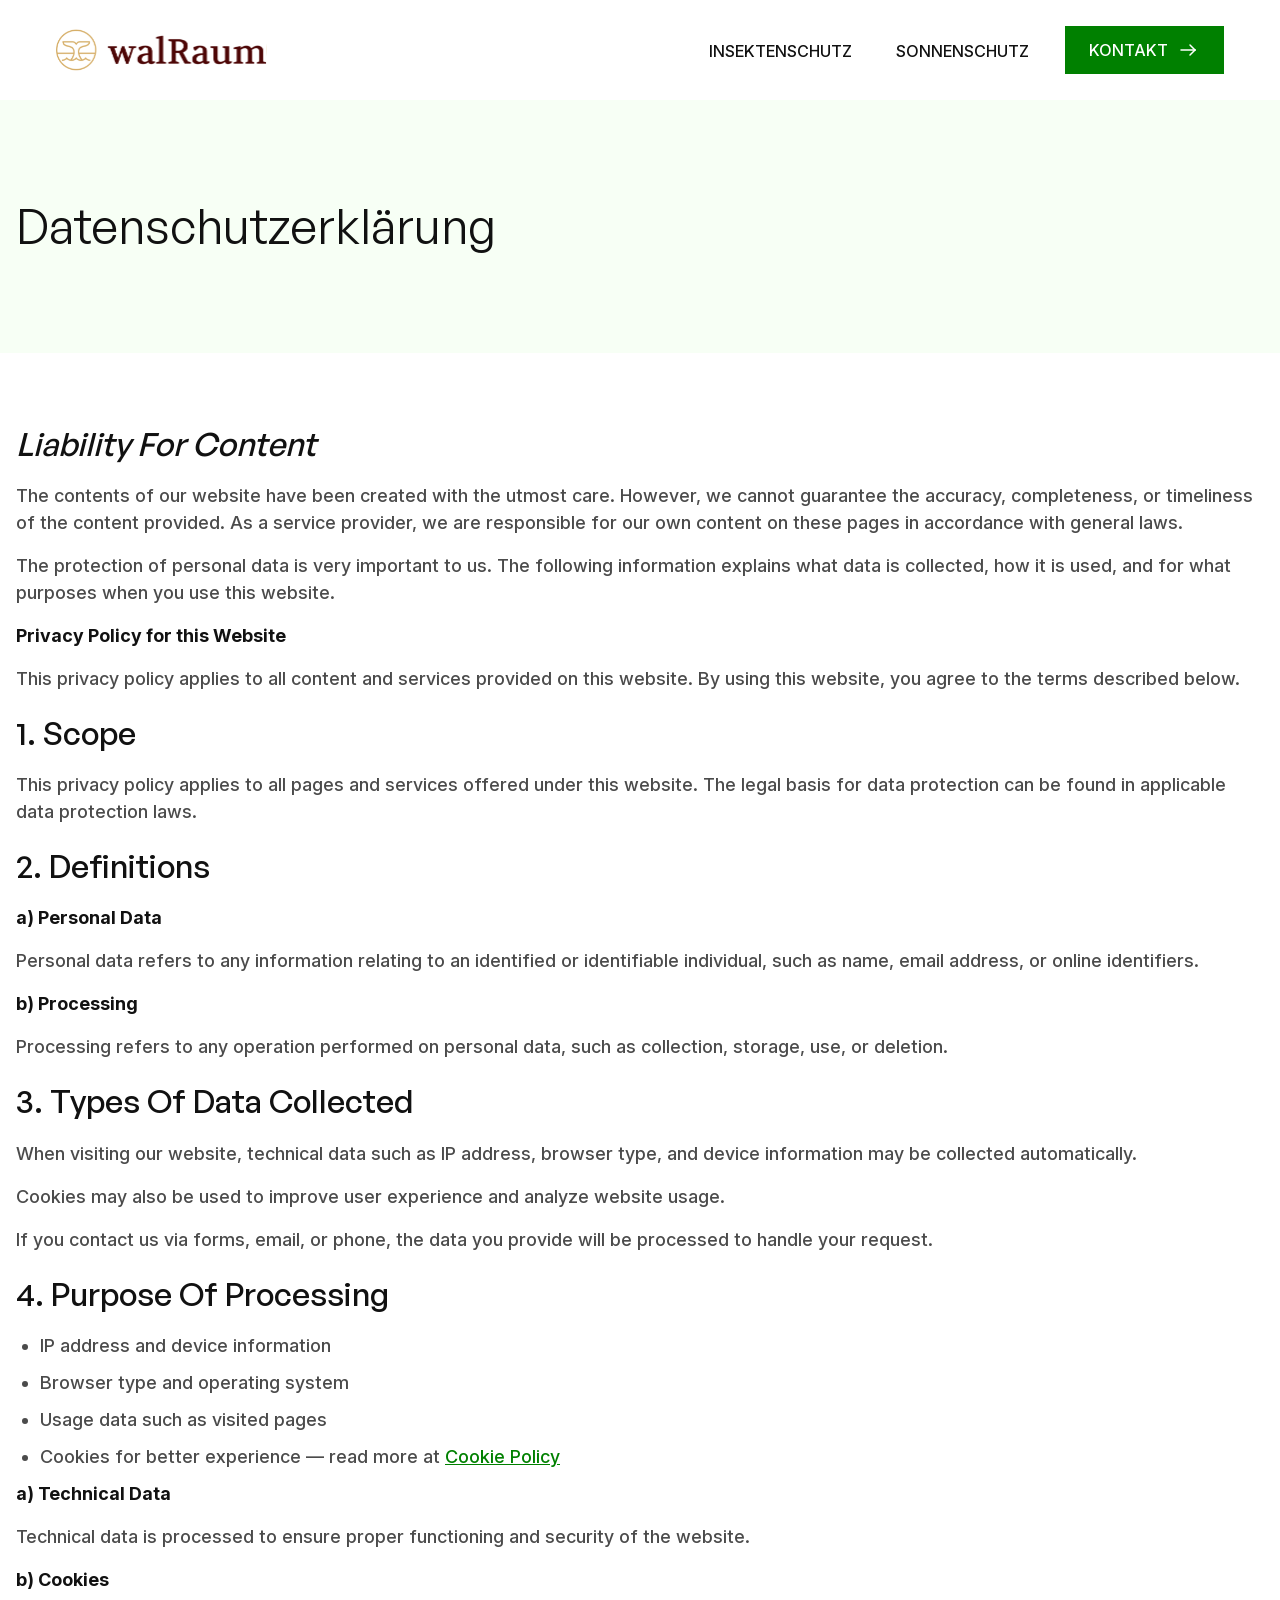
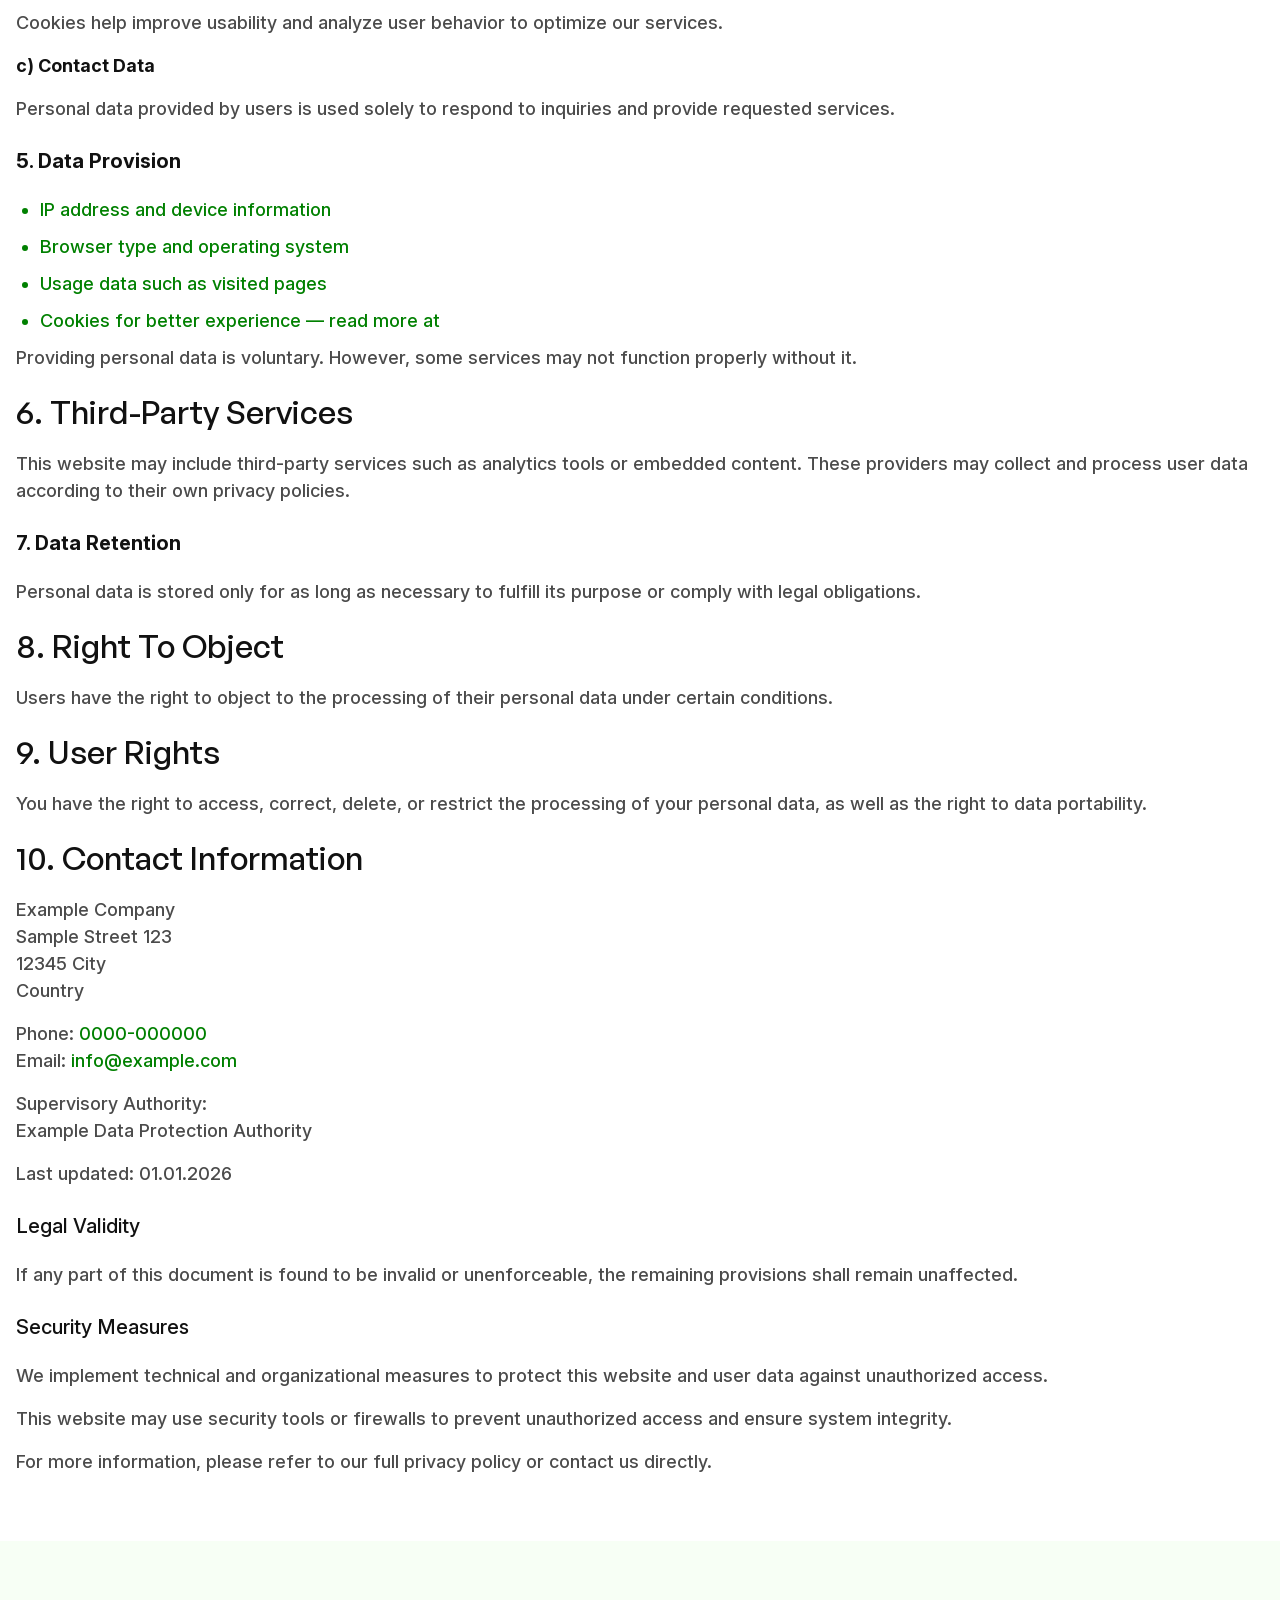
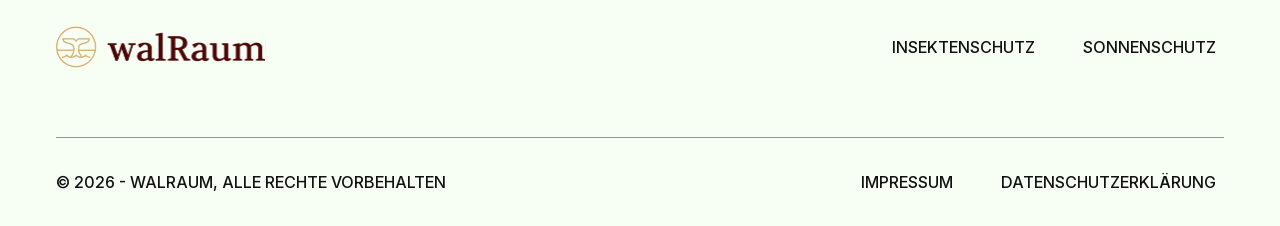
<file: Datenschutzerklärung.html>
<!doctype html>
<html lang="en">
    <head>
        <meta charset="utf-8">
        <meta name="viewport" content="width=device-width,initial-scale=1">
        <title>Walraum Datenschutzerklärung Page</title>
        <link rel="stylesheet" href="./assets/css/output.css">
        <link rel="icon" href="./assets/images/favicon-light.svg">
    </head>
    <body>
        <a href="#mainContent" id="skiplink" class="btn-primary fixed top-0 left-0 z-40 px-8! py-8! text-[14px]!">Skip to content</a>
        <!-- HEADER -->
        <header class="header py-24 fixed w-full top-0 left-0 z-30">
            <div class="container">
                <div class="inner flex justify-between gap-32 items-center">
                    <a href="./index.html" aria-label="walraum homepage" class="relative">
                        <img src="./assets/images/header-logo.svg" alt="walraum logo image" class="white-logo">
                        <img src="./assets/images/header-color-logo.svg" alt="walraum colored logo image" class="color-logo absolute inset-0 opacity-0 invisible">
                    </a>
                    <div id="mainMenu" class="flex justify-center items-center gap-12 md:gap-28">
                        <div id="menuBtn" class="lg:hidden w-35 h-35 border border-(--text-primary) flex flex-col justify-center items-center cursor-pointer">
                            <span class="line line-1 w-25 h-2 bg-(--text-primary) my-2"></span>
                            <span class="line line-2 w-25 h-2 bg-(--text-primary) my-2"></span>
                            <span class="line line-3 w-25 h-2 bg-(--text-primary) my-2"></span>
                        </div>
                        <nav>
                            <ul>
                                <li>
                                    <a href="./Insektenschutz.html" role="link">Insektenschutz</a>
                                </li>
                                <li>
                                    <a href="./Sonnenschutz.html" role="link">Sonnenschutz</a>
                                </li>
                            </ul>
                        </nav>
                        <!-- button -->
                        <a href="#" role="button" class="btn-primary hidden! sm:flex!">
                            <span>Kontakt</span>
                            <img src="./assets/images/Arrow.svg" alt="white arrow svg" role="img">
                        </a>
                        <a
                            href="#"
                            role="button"
                            class="btn-primary block! sm:hidden! py-8! px-8!"
                            aria-label="Kontakt Seite öffnen"
                        >
                            <svg
                                xmlns="http://www.w3.org/2000/svg"
                                version="1.1"
                                xmlns:xlink="http://www.w3.org/1999/xlink"
                                width="20"
                                height="20"
                                x="0"
                                y="0"
                                viewBox="0 0 100 100"
                                style="enable-background:new 0 0 512 512"
                                xml:space="preserve"
                                class=""
                            >
                                <g>
                                    <path
                                        d="M80.002 63.655c-4.922-3.39-11.718-1.984-15.067 3.054l-3.54 5.623c-.77 1.172-2.556 1.65-3.844.92-12.648-7.383-23.213-17.423-31.188-29.775-.825-1.277-.486-2.952.752-3.893l5.418-3.924c4.916-3.493 5.843-10.304 2.233-15.18L24.723 7.014c-3.06-4.023-9.05-4.45-12.487-.812C-1.048 20.211-4.83 42.283 27.688 73.293c32.477 30.894 54.338 26.045 67.545 12.192 3.553-3.678 2.814-9.662-1.405-12.511z"
                                        fill="#ffffff"
                                        opacity="1"
                                        data-original="#ffffff"
                                        class=""
                                    ></path>
                                </g>
                            </svg>
                        </a>
                    </div>
                </div>
            </div>
        </header>
        <main id="mainContent" tabindex="-1">
            <section class="impressum sec-page-title">
                <div class="container">
                    <h1>Datenschutzerklärung</h1>
                </div>
            </section>
            <section class="sec-page-content">
                <div class="container">
                    <h2 class="wp-block-heading">
                        <em>Liability for Content</em>
                    </h2>
                    <p>
                        The contents of our website have been created with the utmost care. However, we cannot guarantee the accuracy, completeness, or timeliness of the content provided. As a service provider, we are responsible for our own content on these pages in accordance with general laws.
                    </p>
                    <p>
                        The protection of personal data is very important to us. The following information explains what data is collected, how it is used, and for what purposes when you use this website.
                    </p>
                    <p>
                        <strong>Privacy Policy for this Website</strong>
                    </p>
                    <p>
                        This privacy policy applies to all content and services provided on this website. By using this website, you agree to the terms described below.
                    </p>
                    <h2 class="wp-block-heading">
                        <strong>1. Scope</strong>
                    </h2>
                    <p>
                        This privacy policy applies to all pages and services offered under this website. The legal basis for data protection can be found in applicable data protection laws.
                    </p>
                    <h2 class="wp-block-heading">
                        <strong>2. Definitions</strong>
                    </h2>
                    <p>
                        <strong>a) Personal Data</strong>
                    </p>
                    <p>
                        Personal data refers to any information relating to an identified or identifiable individual, such as name, email address, or online identifiers.
                    </p>
                    <p>
                        <strong>b) Processing</strong>
                    </p>
                    <p>
                        Processing refers to any operation performed on personal data, such as collection, storage, use, or deletion.
                    </p>
                    <h2 class="wp-block-heading">
                        <strong>3. Types of Data Collected</strong>
                    </h2>
                    <p>
                        When visiting our website, technical data such as IP address, browser type, and device information may be collected automatically.
                    </p>
                    <p>
                        Cookies may also be used to improve user experience and analyze website usage.
                    </p>
                    <p>
                        If you contact us via forms, email, or phone, the data you provide will be processed to handle your request.
                    </p>
                    <h2 class="wp-block-heading">
                        <strong>4. Purpose of Processing</strong>
                    </h2>
             
                    <ul class="wp-block-list">
                    <li>IP address and device information</li>
                    <li>Browser type and operating system</li>
                    <li>Usage data such as visited pages</li>
                    <li>
                        Cookies for better experience — read more at 
                        <a href="#" class="underline">Cookie Policy</a>
                    </li>
                    </ul>
                    <p>
                        <strong>a) Technical Data</strong>
                    </p>
                    <p>
                        Technical data is processed to ensure proper functioning and security of the website.
                    </p>
                    <p>
                        <strong>b) Cookies</strong>
                    </p>
                    <p>
                        Cookies help improve usability and analyze user behavior to optimize our services.
                    </p>
                    <p>
                        <strong>c) Contact Data</strong>
                    </p>
                    <p>
                        Personal data provided by users is used solely to respond to inquiries and provide requested services.
                    </p>
                    <h3 class="wp-block-heading">
                        <strong>5. Data Provision</strong>
                    </h3>
                        <ul class="wp-block-list list-dec">
                            <li><a href="#">IP address and device information</a></li>
                            <li><a href="#">Browser type and operating system</a></li>
                            <li><a href="#">Usage data such as visited pages</a></li>
                            <li><a href="#">Cookies for better experience — read more at</a>
                        </li>
                    </ul>
                    <p>
                        Providing personal data is voluntary. However, some services may not function properly without it.
                    </p>
                    <h2 class="wp-block-heading">
                        <strong>6. Third-Party Services</strong>
                    </h2>
                    <p>
                        This website may include third-party services such as analytics tools or embedded content. These providers may collect and process user data according to their own privacy policies.
                    </p>
                    <h4 class="wp-block-heading">
                        <strong>7. Data Retention</strong>
                    </h4>
                    <p>
                        Personal data is stored only for as long as necessary to fulfill its purpose or comply with legal obligations.
                    </p>
                    <h2 class="wp-block-heading">
                        <strong>8. Right to Object</strong>
                    </h2>
                    <p>
                        Users have the right to object to the processing of their personal data under certain conditions.
                    </p>
                    <h2 class="wp-block-heading">
                        <strong>9. User Rights</strong>
                    </h2>
                    <p>
                        You have the right to access, correct, delete, or restrict the processing of your personal data, as well as the right to data portability.
                    </p>
                    <h2 class="wp-block-heading">
                        <strong>10. Contact Information</strong>
                    </h2>
                    <p>
                        Example Company
                        <br>
                        Sample Street 123
                        <br>
                        12345 City
                        <br>
                        Country
                    </p>
                    <p>
                        Phone:
                        <a href="tel:0000000000">0000-000000</a>
                        <br>
                        Email:
                        <a href="mailto:info@example.com">info@example.com</a>
                    </p>
                    <p>
                        Supervisory Authority:
                        <br>
                        Example Data Protection Authority
                    </p>
                    <p>Last updated: 01.01.2026</p>
                    <h3 class="wp-block-heading">Legal Validity</h3>
                    <p>
                        If any part of this document is found to be invalid or unenforceable, the remaining provisions shall remain unaffected.
                    </p>
                    <h3 class="wp-block-heading">Security Measures</h3>
                    <p>
                        We implement technical and organizational measures to protect this website and user data against unauthorized access.
                    </p>
                    <p>
                        This website may use security tools or firewalls to prevent unauthorized access and ensure system integrity.
                    </p>
                    <p>
                        For more information, please refer to our full privacy policy or contact us directly.
                    </p>
                </div>
            </section>
        </main>
        <footer class="bg-(--light-green)">
            <div class="container">
                <div class="footer-top pt-50 lg:pt-80 pb-40 lg:pb-64 flex justify-between items-center gap-20 flex-col lg:flex-row">
                    <a href="#" role="link">
                        <img
                            src="./assets/images/header-color-logo.svg"
                            alt="footer logo icon"
                            role="img"
                            class="w-210"
                        >
                    </a>
                    <div class="[&_ul]:flex [&_ul]:justify-center [&_ul]:items-center [&_ul]:gap-6 xsm:[&_ul]:gap-16 xlg:[&_ul]:gap-32 xsm:[&_ul>li]:p-8 [&_ul>li]:text-p [&_ul>li]:font-medium [&_ul>li]:uppercase [&_ul]:flex-col xsm:[&_ul]:flex-row [&_ul>li>a]:tracking-[6%] [&_ul>li>a]:transition-all [&_ul>li>a]:duration-300 [&_ul>li>a]:ease-in-out [&_ul>li>a]:hover:text-(--button-bg) [&_ul>li>a]:active:text-(--button-bg) [&_ul>li>a]:focus-within:text-(--button-bg)">
                        <ul>
                            <li>
                                <a href="#" role="link"> Insektenschutz</a>
                            </li>
                            <li>
                                <a href="#" role="link"> Sonnenschutz</a>
                            </li>
                        </ul>
                    </div>
                </div>
                <!-- copyright -->
                <div class="copyright flex justify-center lg:justify-between items-center gap-10 lg:gap-16 border-t-[1.5px] border-t-[#939393] py-12 lg:py-24 lg:flex-row flex-col">
                    <div class="text-p font-medium text-(--primary) uppercase  text-center lg:text-left">
                        <p>© 2026 - walraum, Alle Rechte vorbehalten</p>
                    </div>
                    <div class="[&_ul]:flex [&_ul]:justify-center [&_ul]:items-center [&_ul]:gap-6 xsm:[&_ul]:gap-16 xlg:[&_ul]:gap-32 xsm:[&_ul>li]:p-8 [&_ul>li]:text-p [&_ul>li]:font-medium [&_ul>li]:uppercase [&_ul]:flex-col xsm:[&_ul]:flex-row [&_ul>li>a]:tracking-[6%] [&_ul>li>a]:transition-all [&_ul>li>a]:duration-300 [&_ul>li>a]:ease-in-out [&_ul>li>a]:hover:text-(--button-bg) [&_ul>li>a]:active:text-(--button-bg) [&_ul>li>a]:focus-within:text-(--button-bg)">
                        <ul>
                            <li>
                                <a href="#" role="link"> Impressum</a>
                            </li>
                            <li>
                                <a href="#" role="link"> Datenschutzerklärung</a>
                            </li>
                        </ul>
                    </div>
                </div>
            </div>
        </footer>
        <button id="scrollTopBtn" class="fixed bottom-6 right-6 z-50 opacity-0 invisible 
         bg-(--button-bg) text-white w-42 h-42 rounded-full 
         flex items-center justify-center 
         transition-all duration-300">
            ↑
        </button>
        <!-- Script -->
        <script src="./assets/js/script.js"></script>
    </body>
</html>
</file>
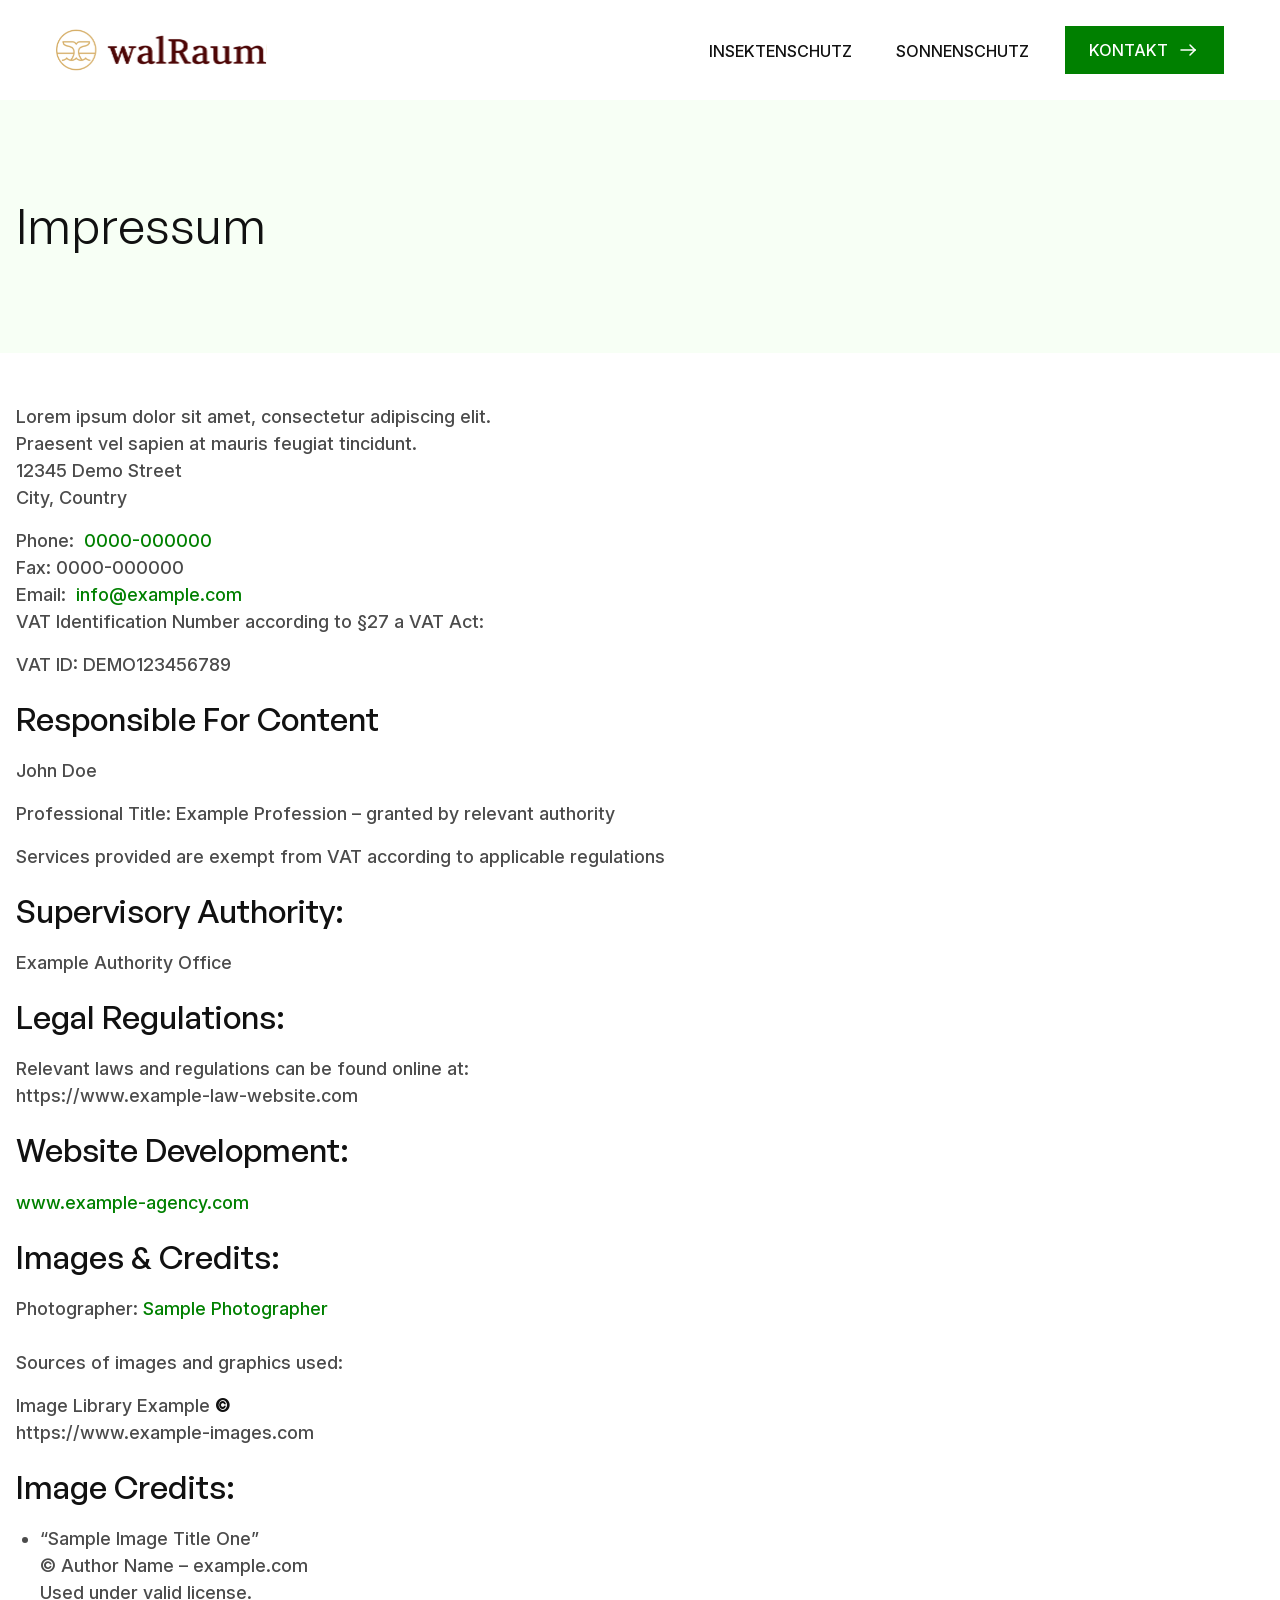
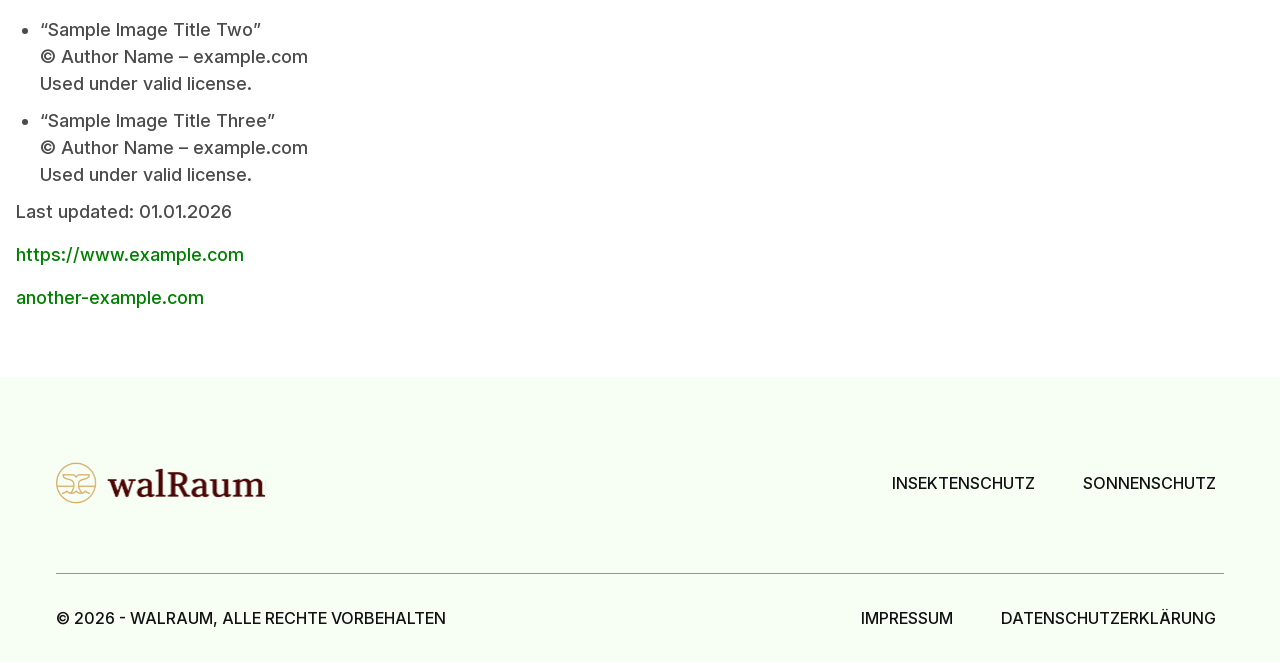
<file: impressum.html>
<!doctype html>
<html lang="en">
    <head>
        <meta charset="utf-8">
        <meta name="viewport" content="width=device-width,initial-scale=1">
        <title>Walraum Impressum Page</title>
        <link rel="stylesheet" href="./assets/css/output.css">
        <link rel="icon" href="./assets/images/favicon-light.svg">
    </head>
    <body>
        <a href="#mainContent" id="skiplink" class="btn-primary fixed top-0 left-0 z-40 px-8! py-8! text-[14px]!">Skip to content</a>
        <!-- HEADER -->
        <header class="header py-24 fixed w-full top-0 left-0 z-30">
            <div class="container">
                <div class="inner flex justify-between gap-32 items-center">
                    <a href="./index.html" aria-label="walraum homepage" class="relative">
                        <img src="./assets/images/header-logo.svg" alt="walraum logo image" class="white-logo">
                        <img src="./assets/images/header-color-logo.svg" alt="walraum colored logo image" class="color-logo absolute inset-0 opacity-0 invisible">
                    </a>
                    <div id="mainMenu" class="flex justify-center items-center gap-12 md:gap-28">
                        <div id="menuBtn" class="lg:hidden w-35 h-35 border border-(--text-primary) flex flex-col justify-center items-center cursor-pointer">
                            <span class="line line-1 w-25 h-2 bg-(--text-primary) my-2"></span>
                            <span class="line line-2 w-25 h-2 bg-(--text-primary) my-2"></span>
                            <span class="line line-3 w-25 h-2 bg-(--text-primary) my-2"></span>
                        </div>
                        <nav>
                            <ul>
                                <li>
                                    <a href="./Insektenschutz.html" role="link">Insektenschutz</a>
                                </li>
                                <li>
                                    <a href="./Sonnenschutz.html" role="link">Sonnenschutz</a>
                                </li>
                            </ul>
                        </nav>
                        <!-- button -->
                        <a href="#" role="button" class="btn-primary hidden! sm:flex!">
                            <span>Kontakt</span>
                            <img src="./assets/images/Arrow.svg" alt="white arrow svg" role="img">
                        </a>
                        <a
                            href="#"
                            role="button"
                            class="btn-primary block! sm:hidden! py-8! px-8!"
                            aria-label="Kontakt Seite öffnen"
                        >
                            <svg
                                xmlns="http://www.w3.org/2000/svg"
                                version="1.1"
                                xmlns:xlink="http://www.w3.org/1999/xlink"
                                width="20"
                                height="20"
                                x="0"
                                y="0"
                                viewBox="0 0 100 100"
                                style="enable-background:new 0 0 512 512"
                                xml:space="preserve"
                                class=""
                            >
                                <g>
                                    <path
                                        d="M80.002 63.655c-4.922-3.39-11.718-1.984-15.067 3.054l-3.54 5.623c-.77 1.172-2.556 1.65-3.844.92-12.648-7.383-23.213-17.423-31.188-29.775-.825-1.277-.486-2.952.752-3.893l5.418-3.924c4.916-3.493 5.843-10.304 2.233-15.18L24.723 7.014c-3.06-4.023-9.05-4.45-12.487-.812C-1.048 20.211-4.83 42.283 27.688 73.293c32.477 30.894 54.338 26.045 67.545 12.192 3.553-3.678 2.814-9.662-1.405-12.511z"
                                        fill="#ffffff"
                                        opacity="1"
                                        data-original="#ffffff"
                                        class=""
                                    ></path>
                                </g>
                            </svg>
                        </a>
                    </div>
                </div>
            </div>
        </header>
        <main id="mainContent" tabindex="-1">
            <section class="impressum sec-page-title">
                <div class="container">
                    <h1>Impressum</h1>
                </div>
            </section>
            <section class="sec-page-content">
                <div class="container">
                    <p>
                        Lorem ipsum dolor sit amet, consectetur adipiscing elit.
                        <br>
                        Praesent vel sapien at mauris feugiat tincidunt.
                        <br>
                        12345 Demo Street
                        <br>
                        City, Country
                    </p>
                    <p>
                        Phone:&nbsp;
                        <a href="tel:0000000000">0000-000000</a>
                        <br>
                        Fax: 0000-000000
                        <br>
                        Email:&nbsp;
                        <a href="mailto:info@example.com">info@example.com</a>
                        <br>
                        VAT Identification Number according to §27 a VAT Act:
                    </p>
                    <p>VAT ID: DEMO123456789</p>
                    <h2 class="wp-block-heading">Responsible for Content</h2>
                    <p>John Doe</p>
                    <p>Professional Title: Example Profession – granted by relevant authority</p>
                    <p>Services provided are exempt from VAT according to applicable regulations</p>
                    <h2 class="wp-block-heading">Supervisory Authority:</h2>
                    <p>Example Authority Office</p>
                    <h2 class="wp-block-heading">Legal Regulations:</h2>
                    <p>
                        Relevant laws and regulations can be found online at:
                        <br>
                        https://www.example-law-website.com
                    </p>
                    <h2 class="wp-block-heading">Website Development:</h2>
                    <p>
                        <a href="#" target="_blank" rel="noopener">www.example-agency.com</a>
                    </p>
                    <h2 class="wp-block-heading">Images & Credits:</h2>
                    <p>
                        Photographer:
                        <a href="#" target="_blank" rel="noopener">Sample Photographer</a>
                        <br>
                        <br>
                        Sources of images and graphics used:
                    </p>
                    <p>
                        Image Library Example
                        <strong>©</strong>
                        <br>
                        https://www.example-images.com
                    </p>
                    <h2 class="wp-block-heading">Image Credits:</h2>
                    <ul class="wp-block-list">
                        <li>
                            “Sample Image Title One”
                            <br>
                            © Author Name – example.com
                            <br>
                            Used under valid license.
                        </li>
                        <li>
                            “Sample Image Title Two”
                            <br>
                            © Author Name – example.com
                            <br>
                            Used under valid license.
                        </li>
                        <li>
                            “Sample Image Title Three”
                            <br>
                            © Author Name – example.com
                            <br>
                            Used under valid license.
                        </li>
                    </ul>
                    <p>Last updated: 01.01.2026</p>
                    <p>
                        <a href="#" target="_blank" rel="noopener">https://www.example.com</a>
                    </p>
                    <p>
                        <a href="#" target="_blank" rel="noopener">another-example.com</a>
                    </p>
                </div>
            </section>
        </main>
        <footer class="bg-(--light-green)">
            <div class="container">
                <div class="footer-top pt-50 lg:pt-80 pb-40 lg:pb-64 flex justify-between items-center gap-20 flex-col lg:flex-row">
                    <a href="#" role="link">
                        <img
                            src="./assets/images/header-color-logo.svg"
                            alt="footer logo icon"
                            role="img"
                            class="w-210"
                        >
                    </a>
                    <div class="[&_ul]:flex [&_ul]:justify-center [&_ul]:items-center [&_ul]:gap-6 xsm:[&_ul]:gap-16 xlg:[&_ul]:gap-32 xsm:[&_ul>li]:p-8 [&_ul>li]:text-p [&_ul>li]:font-medium [&_ul>li]:uppercase [&_ul]:flex-col xsm:[&_ul]:flex-row [&_ul>li>a]:tracking-[6%] [&_ul>li>a]:transition-all [&_ul>li>a]:duration-300 [&_ul>li>a]:ease-in-out [&_ul>li>a]:hover:text-(--button-bg) [&_ul>li>a]:active:text-(--button-bg) [&_ul>li>a]:focus-within:text-(--button-bg)">
                        <ul>
                            <li>
                                <a href="#" role="link"> Insektenschutz</a>
                            </li>
                            <li>
                                <a href="#" role="link"> Sonnenschutz</a>
                            </li>
                        </ul>
                    </div>
                </div>
                <!-- copyright -->
                <div class="copyright flex justify-center lg:justify-between items-center gap-10 lg:gap-16 border-t-[1.5px] border-t-[#939393] py-12 lg:py-24 lg:flex-row flex-col">
                    <div class="text-p font-medium text-(--primary) uppercase  text-center lg:text-left">
                        <p>© 2026 - walraum, Alle Rechte vorbehalten</p>
                    </div>
                    <div class="[&_ul]:flex [&_ul]:justify-center [&_ul]:items-center [&_ul]:gap-6 xsm:[&_ul]:gap-16 xlg:[&_ul]:gap-32 xsm:[&_ul>li]:p-8 [&_ul>li]:text-p [&_ul>li]:font-medium [&_ul>li]:uppercase [&_ul]:flex-col xsm:[&_ul]:flex-row [&_ul>li>a]:tracking-[6%] [&_ul>li>a]:transition-all [&_ul>li>a]:duration-300 [&_ul>li>a]:ease-in-out [&_ul>li>a]:hover:text-(--button-bg) [&_ul>li>a]:active:text-(--button-bg) [&_ul>li>a]:focus-within:text-(--button-bg)">
                        <ul>
                            <li>
                                <a href="#" role="link"> Impressum</a>
                            </li>
                            <li>
                                <a href="#" role="link"> Datenschutzerklärung</a>
                            </li>
                        </ul>
                    </div>
                </div>
            </div>
        </footer>
        <button id="scrollTopBtn" class="fixed bottom-6 right-6 z-50 opacity-0 invisible 
         bg-(--button-bg) text-white w-42 h-42 rounded-full 
         flex items-center justify-center 
         transition-all duration-300">
            ↑
        </button>
        <!-- Script -->
        <script src="./assets/js/script.js"></script>
    </body>
</html>
</file>
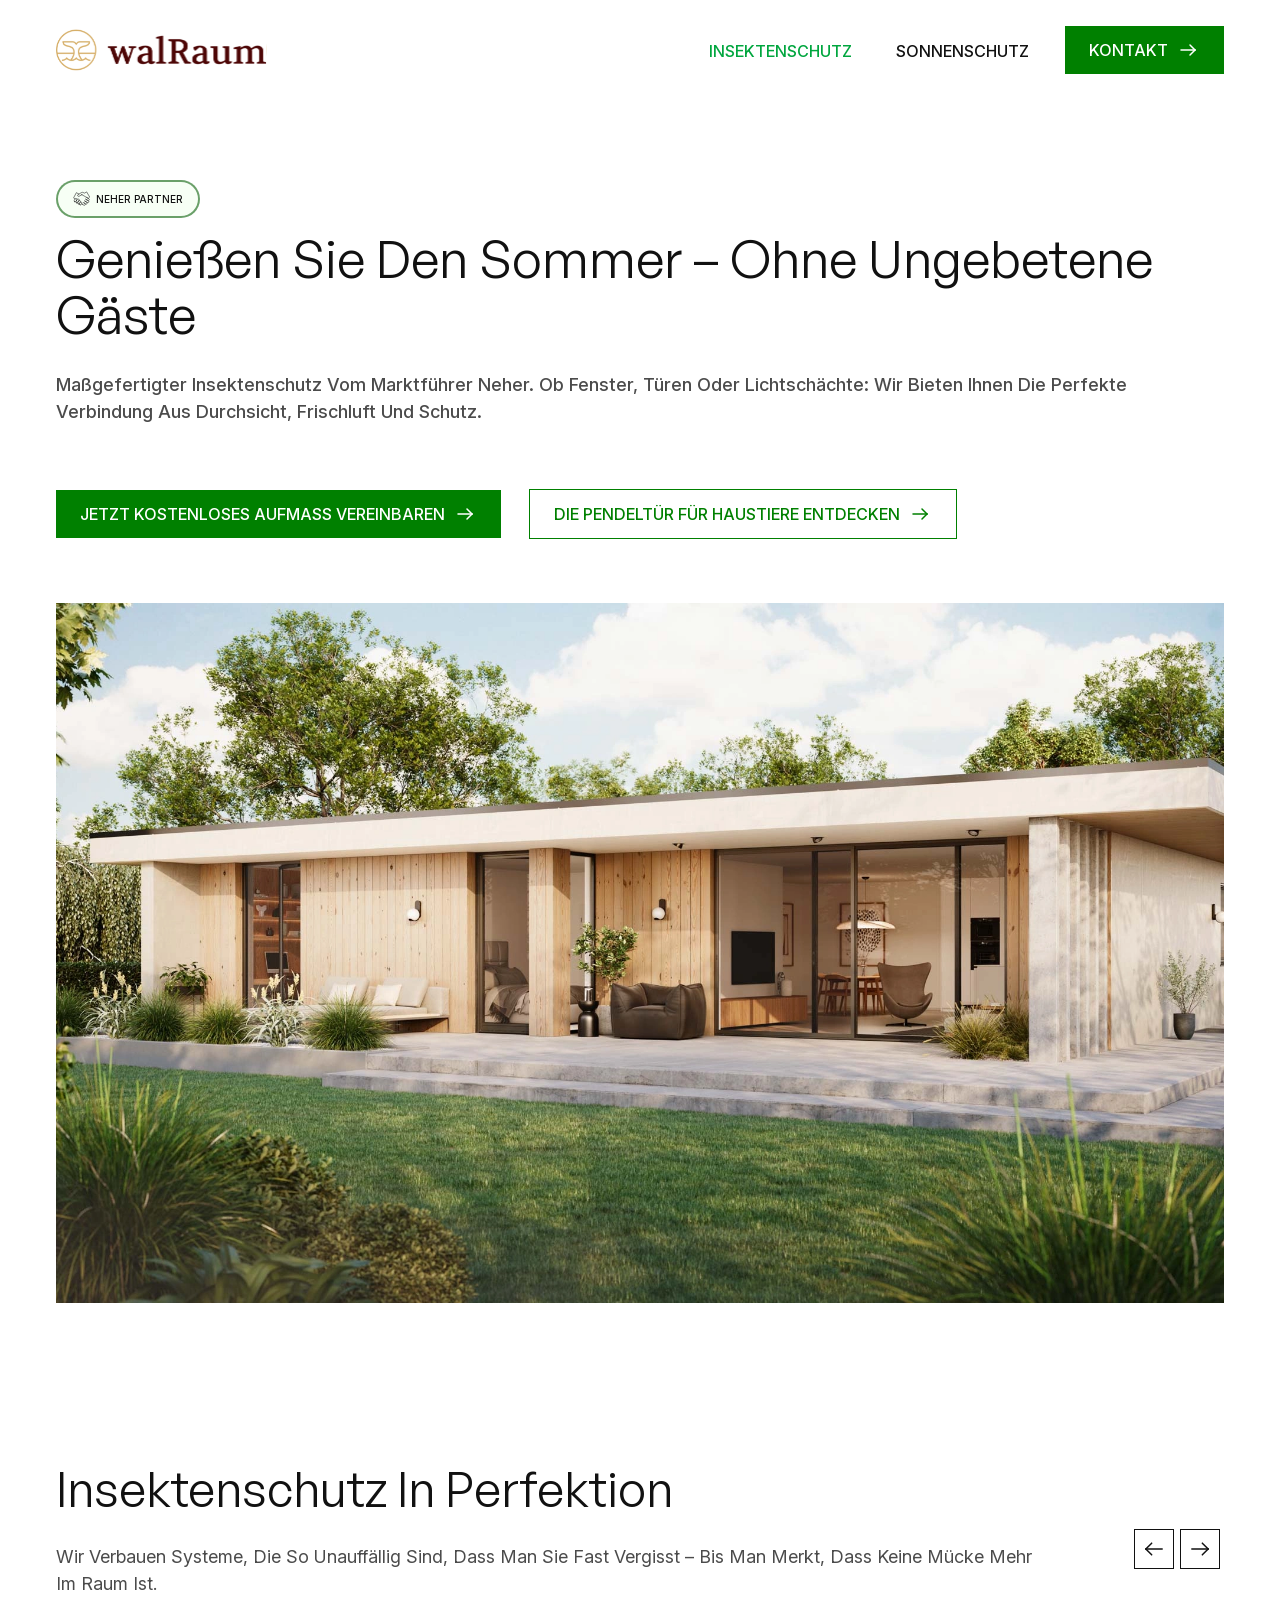
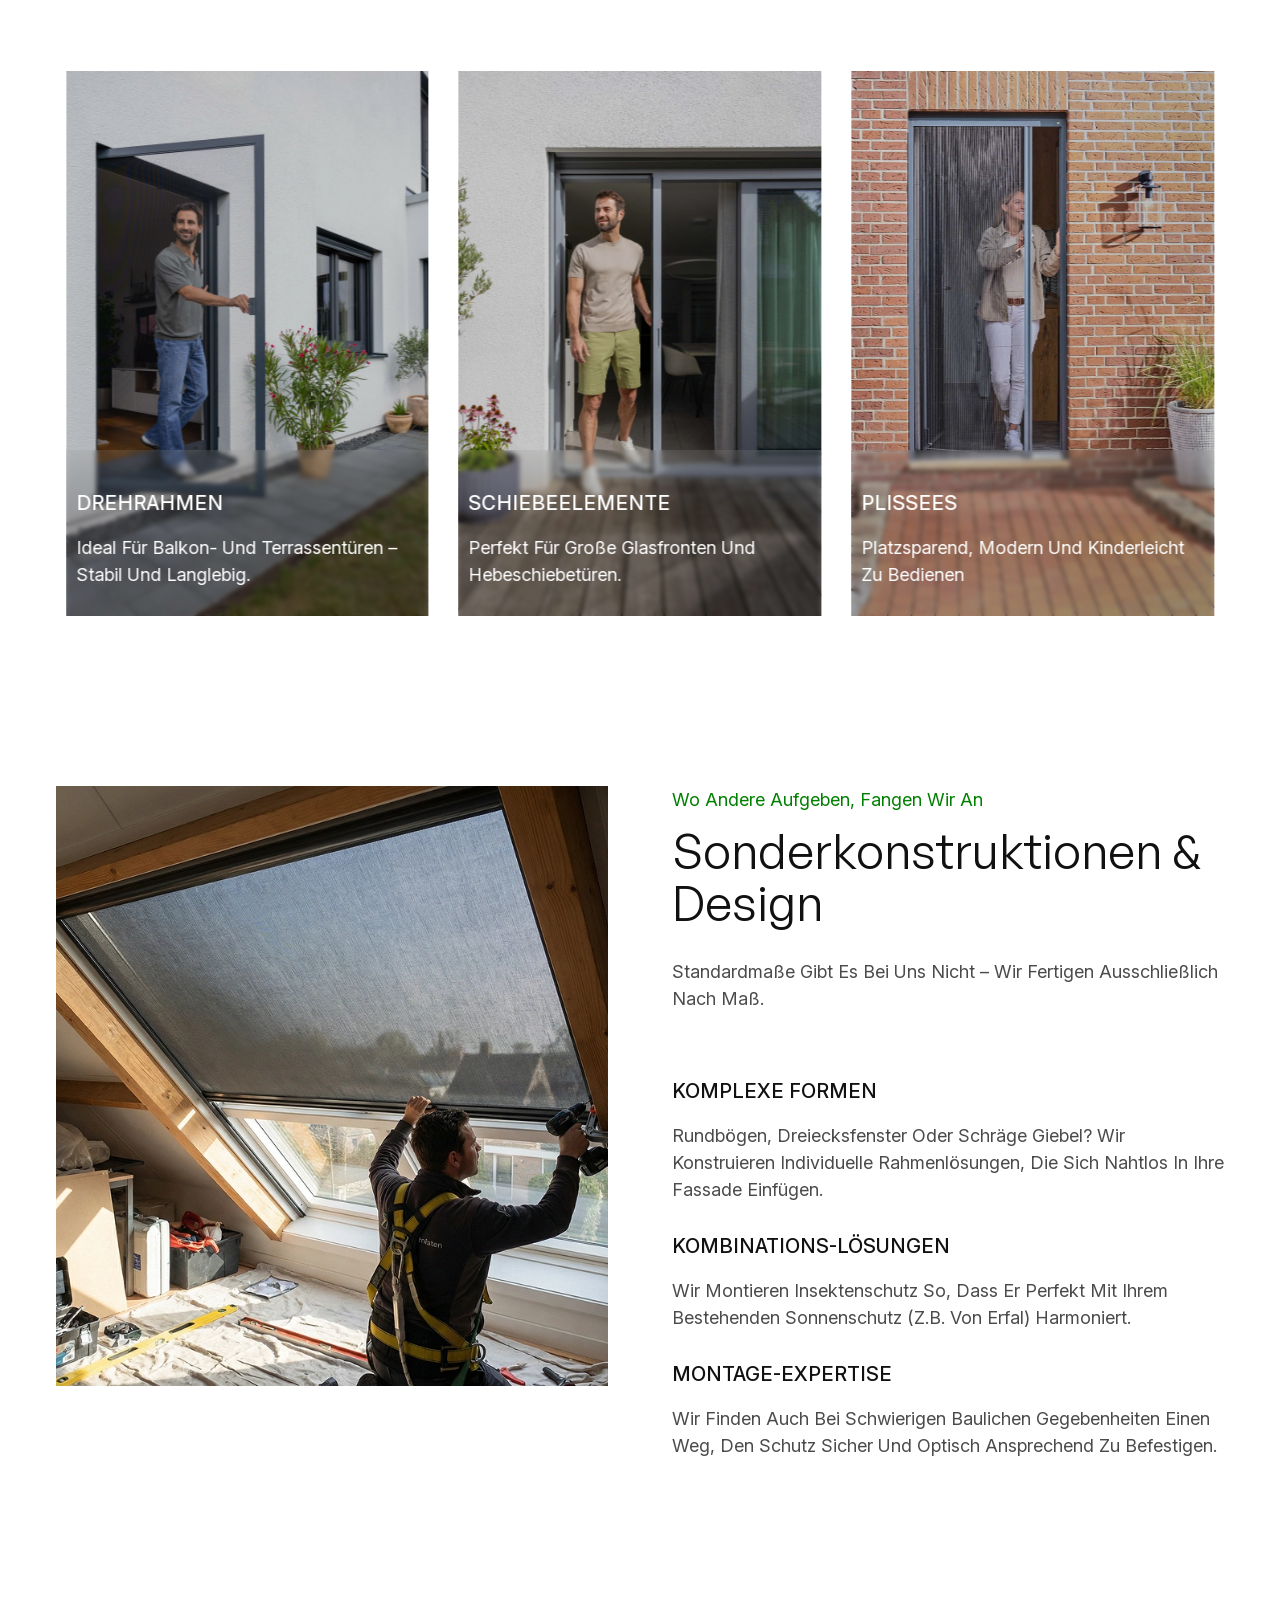
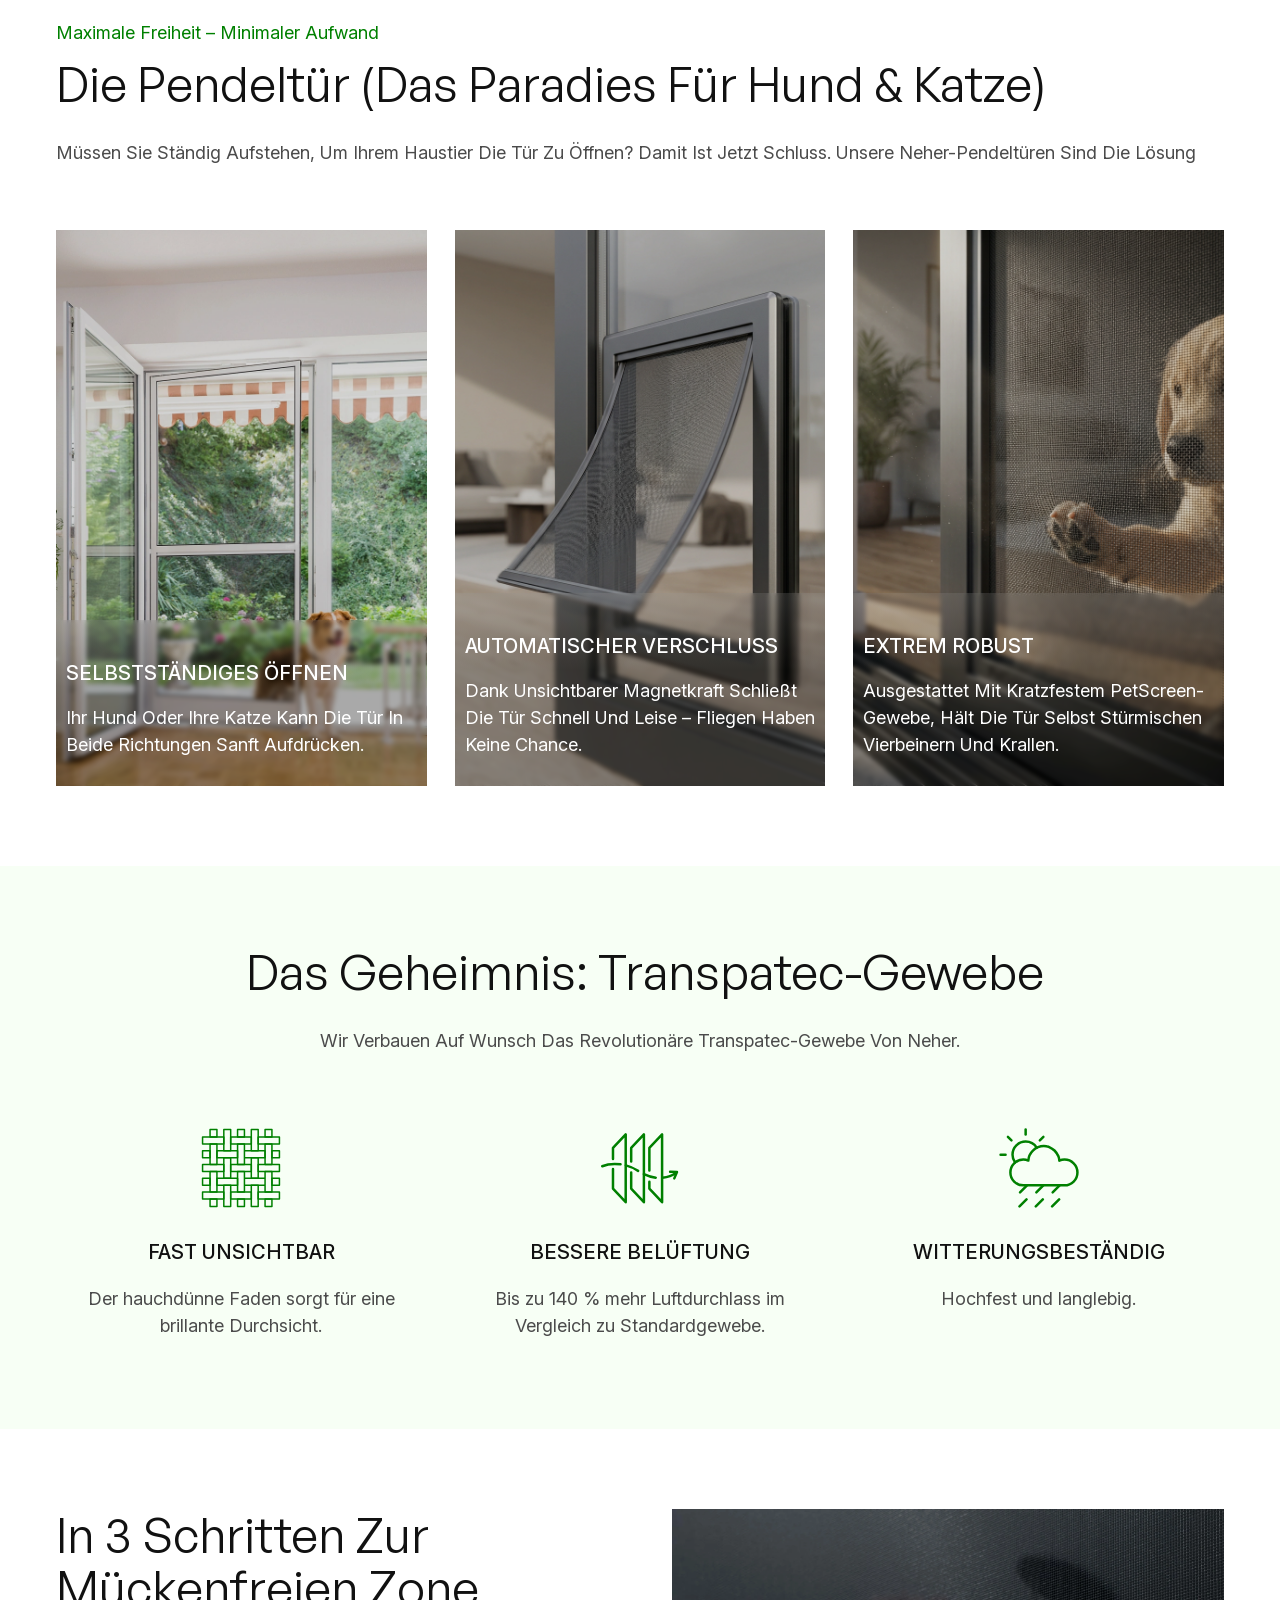
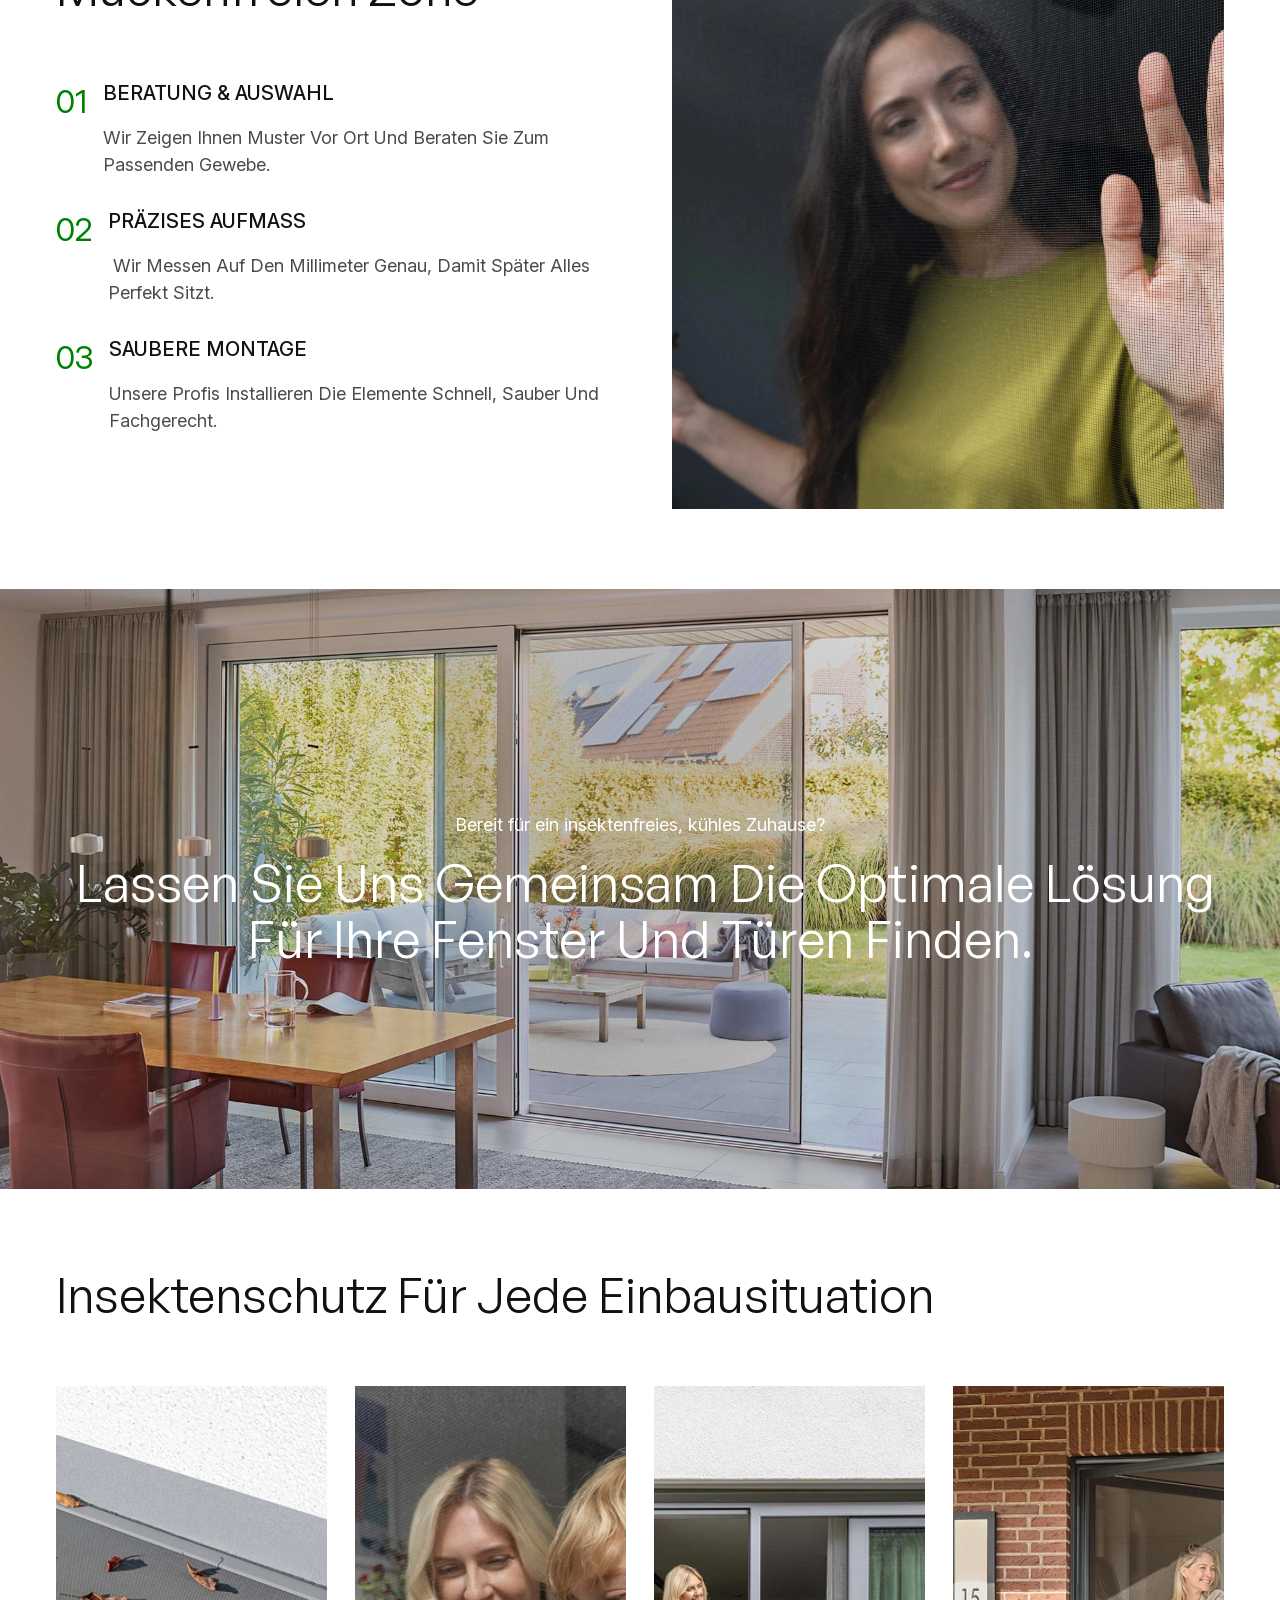
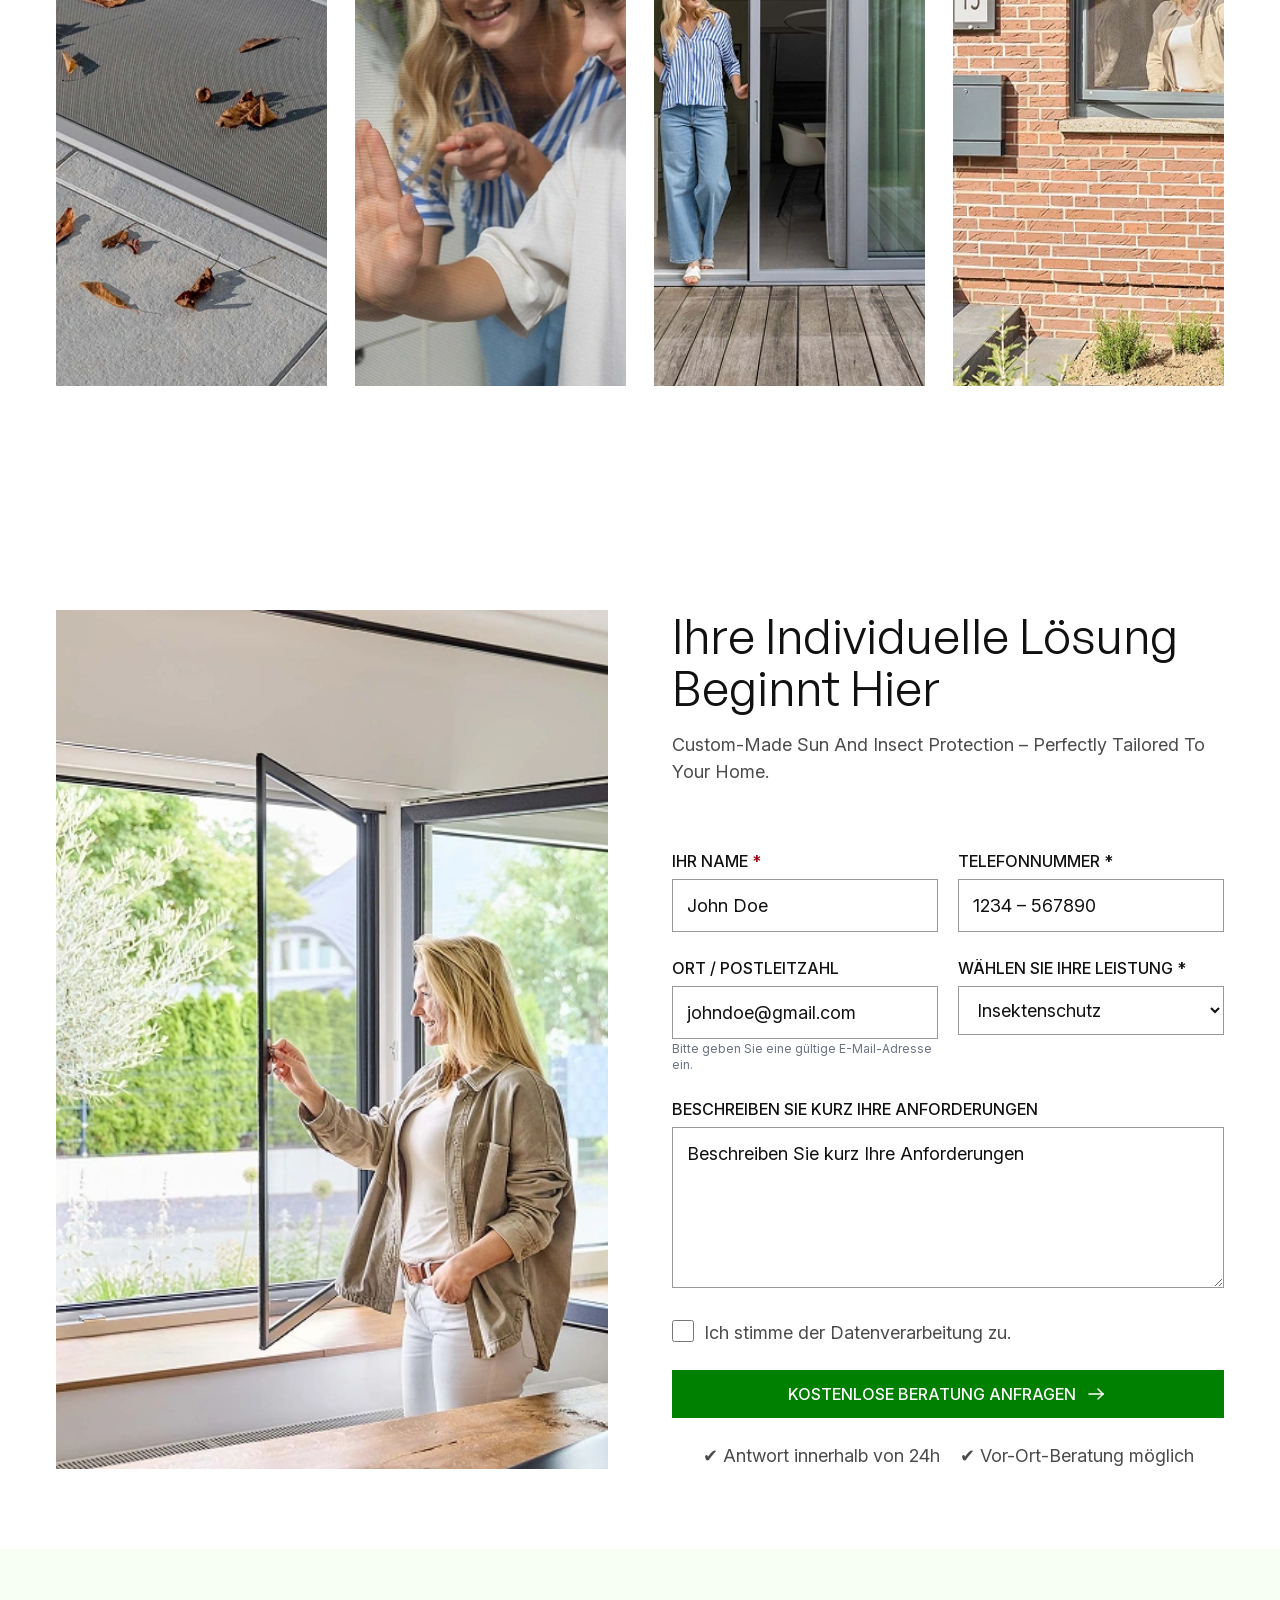
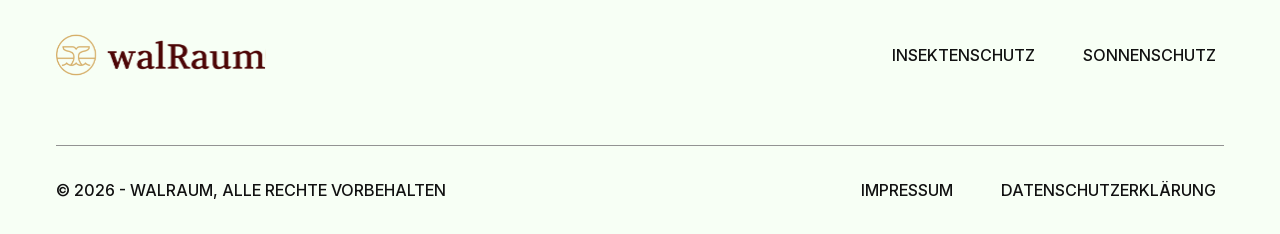
<file: Insektenschutz.html>
<!doctype html>
<html lang="en">
    <head>
        <meta charset="utf-8">
        <meta name="viewport" content="width=device-width,initial-scale=1">
        <title>Insektenschutz Page</title>

        <link rel="stylesheet" href="./assets/css/swiper-bundle.min.css">
        
        <link rel="stylesheet" href="./assets/css/output.css">

        <link rel="icon" href="./assets/images/favicon-light.svg">

    </head>
      
      
    <body>
        <!-- Skip Link button  -->
         <a  href="#mainContent" id="skiplink" class="btn-primary fixed top-0 left-0 z-40 px-8! py-8! text-[14px]!">Skip to content</a>
        <!-- HEADER -->
        <header class="header py-24 fixed w-full top-0 left-0 z-30">
            <div class="container">
                <div class="inner flex justify-between gap-32 items-center">
                    <a href="./index.html" aria-label="walraum homepage" class="relative">
                        <img src="./assets/images/header-logo.svg" alt="walraum logo image" class="white-logo">
                        <img src="./assets/images/header-color-logo.svg" alt="walraum colored logo image" class="color-logo absolute inset-0 opacity-0 invisible" >
                    </a>
                  
                    <div id="mainMenu" class="flex justify-center items-center gap-12 md:gap-28">
                          <div id="menuBtn" class="lg:hidden w-35 h-35 border border-(--text-primary) flex flex-col justify-center items-center cursor-pointer">
                        <span class="line line-1 w-25 h-2 bg-(--text-primary) my-2"></span>
                        <span class="line line-2 w-25 h-2 bg-(--text-primary) my-2"></span>
                        <span class="line line-3 w-25 h-2 bg-(--text-primary) my-2"></span>
                    </div>
                        <nav>
                            
                            <ul>
                                <li>
                                    <a href="./Insektenschutz.html" role="link">Insektenschutz</a>
                                </li>
                                <li>
                                    <a href="./Sonnenschutz.html" role="link">Sonnenschutz</a>
                                </li>
                            </ul>
                        </nav>
                        <!-- button -->
                        <a href="#" role="button" class="btn-primary hidden! sm:flex!">
                            <span>Kontakt</span>
                            <img src="./assets/images/Arrow.svg" alt="white arrow svg" role="img">
                        </a>
                          <a href="#" role="button" class="btn-primary block! sm:hidden! py-8! px-8!"  aria-label="Kontakt Seite öffnen">
                            <svg xmlns="http://www.w3.org/2000/svg" version="1.1" xmlns:xlink="http://www.w3.org/1999/xlink" width="20" height="20" x="0" y="0" viewBox="0 0 100 100" style="enable-background:new 0 0 512 512" xml:space="preserve" class=""><g><path d="M80.002 63.655c-4.922-3.39-11.718-1.984-15.067 3.054l-3.54 5.623c-.77 1.172-2.556 1.65-3.844.92-12.648-7.383-23.213-17.423-31.188-29.775-.825-1.277-.486-2.952.752-3.893l5.418-3.924c4.916-3.493 5.843-10.304 2.233-15.18L24.723 7.014c-3.06-4.023-9.05-4.45-12.487-.812C-1.048 20.211-4.83 42.283 27.688 73.293c32.477 30.894 54.338 26.045 67.545 12.192 3.553-3.678 2.814-9.662-1.405-12.511z" fill="#ffffff" opacity="1" data-original="#ffffff" class=""></path></g></svg>
                        </a>
                    </div>
                    
                </div>
            </div>
        </header>
        <main id="mainContent" tabindex="-1">
            <!-- Hero section start -->
            <section class="hero relative overflow-hidden flex justify-end pt-100">
      
                <div class="container">
                    <div class="hero-content relative h-full space-y-32 lg:space-y-64 py-40 lg:py-80">
                        <div class="title space-y-32 lg:space-y-64">
                            <div class="space-y-12">
                                 <div class="tag flex items-center justify-center gap-5 py-8 px-15 rounded-full border-2 border-[#00580091] bg-[#F7FFF5] w-fit">
                                    <img src="./assets/images/handshake-icon.svg" alt="hand shake icon" role="img">
                                    <span class="text-[10px] uppercase font-medium">neher Partner</span>
                                </div>
                                <div class="space-y-20 lg:space-y-28">
                                    <h1 class="text-h1 font-normal capitalize">
                                    Genießen Sie den Sommer – ohne ungebetene Gäste
                                    </h1>
                                    <div class="para capitalize text-(--text-secondary) font-medium">
                                            <p> Maßgefertigter Insektenschutz vom Marktführer Neher. Ob Fenster, Türen oder Lichtschächte: Wir bieten Ihnen die perfekte Verbindung aus Durchsicht, Frischluft und Schutz.</p>
                                    </div>
                                </div>
                            </div>
                           <div class="flex items-center gap-12 lg:gap-28 flex-wrap">
                                 <a href="#" class="btn-primary">
                                    <span>Jetzt kostenloses Aufmaß vereinbaren</span>
                                    <img src="./assets/images/Arrow.svg" alt="white arrow svg" role="img">
                                </a>
                                 <a href="#" class="btn-border">
                                    <span>Die Pendeltür für Haustiere entdecken</span>
                                    <img src="./assets/images/arrow-green.svg" alt="green arrow svg" role="img" class="icon-hover transition duration-300">
                                </a>
                           </div>
                        </div>
                           <div class="hero-img w-full xl:h-700">
                        <img src="./assets/images/hero-2-image.webp" sizes="(max-width: 640px) 100vw, (max-width: 1024px) 100vw, 1600px"
  alt="Hero banner showcasing main visual content"
  class="w-full h-full object-cover aspect-video xl:aspect-auto"
  fetchpriority="high"
  loading="eager"
  decoding="async" width="1600" height="800" >
                    </div>
                    </div>
                 
                </div>
            </section>
            <!-- Section 2 Starts -->  
            <section class="py-30 md:py-50 lg:py-80">
                <div class="container">
                    <div class="inner space-y-32  lg:space-y-64">
                        <div class="heading space-y-18 lg:space-y-28 md:w-[85%]">
                                <h2 class="text-h2 font-normal text-(--text-primary)">Insektenschutz in Perfektion</h2>
                                <div class="para capitalize space-y-20 text-(--text-secondary) font-normal">
                                    <p>Wir verbauen Systeme, die so unauffällig sind, dass man sie fast vergisst – bis man merkt, dass keine Mücke mehr im Raum ist.</p>
                                </div>
                            </div>
                        <!-- cards -->
                        <div class="main -mt-160">
                           <div class="swiper swiper-cards w-auto! overflow-hidden!">

                                <!-- Navigation -->
                                <div class="hidden! md:flex! swiper-button-prev top-50! left-[90%]! xl:left-[94%]! right-0! w-40! h-40! border border-(--text-primary) rounded-none! transform -translate-x-1/2!">
                                    <span class="prev-icon"><svg width="28" height="28" viewBox="0 0 28 28" fill="none" xmlns="http://www.w3.org/2000/svg">
                                    <path d="M5.8335 14H22.1668" stroke="#111111" stroke-width="1.5" stroke-linecap="round" stroke-linejoin="round"/>
                                    <path d="M11.6668 8.16669L5.8335 14" stroke="#111111" stroke-width="1.5" stroke-linecap="round" stroke-linejoin="round"/>
                                    <path d="M11.6668 19.8333L5.8335 14" stroke="#111111" stroke-width="1.5" stroke-linecap="round" stroke-linejoin="round"/>
                                    </svg>
                                    </span>
                                </div>

                                <div class="hidden! md:flex! swiper-button-next top-50! w-40! h-40! border border-(--text-primary) rounded-none!">
                                    <span class="next-icon">
                                        <svg width="28" height="28" viewBox="0 0 28 28" fill="none" xmlns="http://www.w3.org/2000/svg">
                                        <path d="M22.1668 14H5.8335" stroke="#111111" stroke-width="1.5" stroke-linecap="round" stroke-linejoin="round"/>
                                        <path d="M16.3335 19.8333L22.1668 14" stroke="#111111" stroke-width="1.5" stroke-linecap="round" stroke-linejoin="round"/>
                                        <path d="M16.3335 8.16669L22.1668 14" stroke="#111111" stroke-width="1.5" stroke-linecap="round" stroke-linejoin="round"/>
                                        </svg>

                                    </span>
                                </div>

                                <div class="swiper-wrapper parent-equal pt-160 pb-50 md:pb-0">
                                    <div class="swiper-slide md:p-10 h-auto!">
                                        <div class="relative overflow-hidden group h-full">
                                                <img src="./assets/images/section-5.webp" alt="image for Spannrahmen card" class="size-full object-cover transition-all duration-300 ease-in-out group-hover:scale-105">
                                                <!-- Overlay (optional for readability) -->
                                                <div class="absolute inset-0 bg-(--overlay) z-10"></div>
                                                <div class="content px-22 md:px-10 xxl:px-28 pt-28 md:pt-38 pb-22 md:pb-28 absolute bottom-0 w-full z-11 text-white bg-[linear-gradient(180deg,rgba(153,153,151,0.2)_0%,rgba(0,0,0,0.2)_39.9%)] backdrop-blur-[2px] space-y-16">
                                                    <h3 class="text-white uppercase text-p xsm:text-h4 font-medium equal-title">Spannrahmen</h3>
                                                    <div class="para capitalize space-y-20 text-white font-normal equal-content">
                                                        <p>Die flexible Lösung für Fenster, ohne Bohren zu montieren.</p>
                                                    </div>
                                                </div>
                                        </div>
                                    </div>
                                    <div class="swiper-slide md:p-10 h-auto!">
                                        <div class="relative overflow-hidden group h-full">
                                                <img src="./assets/images/swiper-image-2.webp" alt="image for Drehrahmen card" class="size-full object-cover transition-all duration-300 ease-in-out group-hover:scale-105">
                                                <!-- Overlay (optional for readability) -->
                                                <div class="absolute inset-0 bg-(--overlay) z-10"></div>
                                                <div class="content px-22 md:px-10 xxl:px-28 pt-28 md:pt-38 pb-22 md:pb-28 absolute bottom-0 w-full z-11 text-white bg-[linear-gradient(180deg,rgba(153,153,151,0.2)_0%,rgba(0,0,0,0.2)_39.9%)] backdrop-blur-[2px] space-y-16">
                                                    <h3 class="text-white uppercase text-p xsm:text-h4 font-medium equal-title">Drehrahmen</h3>
                                                    <div class="para capitalize space-y-20 text-white font-normal equal-content">
                                                        <p>Ideal für Balkon- und Terrassentüren – stabil und langlebig.</p>
                                                    </div>
                                                </div>
                                        </div>
                                    </div>
                                    <div class="swiper-slide md:p-10 h-auto!">
                                        <div class="relative overflow-hidden group h-full">
                                                <img src="./assets/images/swiper-image-3.webp" alt="image for Schiebeelemente card" class="size-full object-cover transition-all duration-300 ease-in-out group-hover:scale-105">
                                                <!-- Overlay (optional for readability) -->
                                                <div class="absolute inset-0 bg-(--overlay) z-10"></div>
                                                <div class="content px-22 md:px-10 xxl:px-28 pt-28 md:pt-38 pb-22 md:pb-28 absolute bottom-0 w-full z-11 text-white bg-[linear-gradient(180deg,rgba(153,153,151,0.2)_0%,rgba(0,0,0,0.2)_39.9%)] backdrop-blur-[2px] space-y-16">
                                                    <h3 class="text-white uppercase text-p xsm:text-h4 font-medium equal-title">Schiebeelemente</h3>
                                                    <div class="para capitalize space-y-20 text-white font-normal equal-content">
                                                        <p>Perfekt für große Glasfronten und Hebeschiebetüren.</p>
                                                    </div>
                                                </div>
                                        </div>
                                    </div>
                                    <div class="swiper-slide md:p-10 h-auto!">
                                        <div class="relative overflow-hidden group h-full">
                                                <img src="./assets/images/swiper-image-4.webp" alt="image for Plissees card" class="size-full object-cover transition-all duration-300 ease-in-out group-hover:scale-105">
                                                <!-- Overlay (optional for readability) -->
                                                <div class="absolute inset-0 bg-(--overlay) z-10"></div>
                                                <div class="content px-22 md:px-10 xxl:px-28 pt-28 md:pt-38 pb-22 md:pb-28 absolute bottom-0 w-full z-11 text-white bg-[linear-gradient(180deg,rgba(153,153,151,0.2)_0%,rgba(0,0,0,0.2)_39.9%)] backdrop-blur-[2px] space-y-16">
                                                    <h3 class="text-white uppercase text-p xsm:text-h4 font-medium equal-title">Plissees</h3>
                                                    <div class="para capitalize space-y-20 text-white font-normal equal-content">
                                                        <p>Platzsparend, modern und kinderleicht zu bedienen</p>
                                                    </div>
                                                </div>
                                        </div>
                                    </div>
                                    <div class="swiper-slide md:p-10 h-auto!">
                                        <div class="relative overflow-hidden group h-full">
                                                <img src="./assets/images/swiper-image-5.webp" alt="image for Lichtschachtabdeckungen card" class="size-full object-cover transition-all duration-300 ease-in-out group-hover:scale-105">
                                                <!-- Overlay (optional for readability) -->
                                                <div class="absolute inset-0 bg-(--overlay) z-10"></div>
                                                <div class="content px-22 md:px-10 xxl:px-28 pt-28 md:pt-38 pb-22 md:pb-28 absolute bottom-0 w-full z-11 text-white bg-[linear-gradient(180deg,rgba(153,153,151,0.2)_0%,rgba(0,0,0,0.2)_39.9%)] backdrop-blur-[2px] space-y-16">
                                                    <h3 class="text-white uppercase text-p xsm:text-h4 font-medium equal-title">Lichtschachtabdeckungen</h3>
                                                    <div class="para capitalize space-y-20 text-white font-normal equal-content">
                                                        <p>Damit auch Kellerasseln und Laub keine Chance haben.</p>
                                                    </div>
                                                </div>
                                        </div>
                                    </div>
                                </div>

                                <!-- Pagination -->
                                <div class="md:hidden swiper-pagination"></div>

                                </div>
                        </div>
                    </div>
                </div>
            </section>
            <!-- Section 3 Starts -->
             <section class="py-30 md:py-50 lg:py-80">
                <div class="container">
                    <div class="inner flex gap-32 xl:gap-64 flex-col lg:flex-row">
                         <div class="w-full lg:w-1/2 md:h-600 overflow-hidden">
                            <img src="./assets/images/fangen-image.webp" alt="section image for Sonderkonstruktionen & Design" role="img" class="size-full object-cover transition-all duration-300 ease-in-out hover:scale-105">
                        </div>
                        <div class="w-full lg:w-1/2">
                            <div class="space-y-32 lg:space-y-64">
                                <div class="space-y-12">
                                    <span class="capitalize text-body font-regular text-(--button-bg)">Wo andere aufgeben, fangen wir an</span>
                                    <div class="space-y-20 lg:space-y-28">
                                        <h2 class="text-h2 font-normal text-(--text-primary)">Sonderkonstruktionen & Design</h2>
                                        <div class="para capitalize space-y-16 text-(--text-secondary)">
                                            <p>Standardmaße gibt es bei uns nicht – wir fertigen ausschließlich nach Maß.</p>
                                        </div>
                                    </div>
                                </div>
                                
                                <div class="listing space-y-16 lg:space-y-28">
                                    <div class="list-inn flex justify-start items-start space-y-10 sm:space-y-16 flex-col">
                                            <h3 class="text-h4 uppercase font-medium">Komplexe Formen</h3>
                                            <div class="para capitalize space-y-16 text-(--text-secondary)">
                                                <span>Rundbögen, Dreiecksfenster oder schräge Giebel? Wir konstruieren individuelle Rahmenlösungen, die sich nahtlos in Ihre Fassade einfügen.</span>
                                            </div>
                                    </div>
                                    <!--  -->
                                     <div class="list-inn flex justify-start items-start space-y-10 sm:space-y-16 flex-col">
                                            <h3 class="text-h4 uppercase font-medium">Kombinations-Lösungen</h3>
                                            <div class="para capitalize space-y-16 text-(--text-secondary)">
                                                <span>Wir montieren Insektenschutz so, dass er perfekt mit Ihrem bestehenden Sonnenschutz (z.B. von Erfal) harmoniert.</span>
                                            </div>
                                    </div>
                                    <!--  -->
                                     <div class="list-inn flex justify-start items-start space-y-10 sm:space-y-16 flex-col">
                                            <h3 class="text-h4 uppercase font-medium">Montage-Expertise</h3>
                                            <div class="para capitalize space-y-16 text-(--text-secondary)">
                                                <span>Wir finden auch bei schwierigen baulichen Gegebenheiten einen Weg, den Schutz sicher und optisch ansprechend zu befestigen.</span>
                                            </div>
                                    </div>
                                </div>
                            </div>
                        </div>
                       
                    </div>
                </div>
            </section>
            <!-- section 4 starts -->
              <section class="py-30 md:py-50 lg:py-80">
                <div class="container">
                    <div class="inner space-y-32 lg:space-y-64">
                        <div class="heading space-y-12">
                            <span class="capitalize text-body font-regular text-(--button-bg)">Maximale Freiheit – Minimaler Aufwand</span>
                            <div class="space-y-18 lg:space-y-28">
                                <h2 class="text-h2 font-normal text-(--text-primary)">Die Pendeltür (Das Paradies für Hund & Katze)</h2>
                                <div class="para capitalize space-y-20 text-(--text-secondary) font-normal">
                                    <p>Müssen Sie ständig aufstehen, um Ihrem Haustier die Tür zu öffnen? Damit ist jetzt Schluss. Unsere Neher-Pendeltüren sind die Lösung</p>
                                </div>
                            </div>
                        </div>
                        <div class="grid sm:grid-cols-2 lg:grid-cols-3 gap-28">
                            <div class="relative overflow-hidden group">
                                <img src="./assets/images/Selbstständiges-image.webp" alt=" image for Selbstständiges Öffnen" class="size-full object-cover transition-all duration-300 ease-in-out group-hover:scale-105">
                                <!-- Overlay (optional for readability) -->
                                <div class="absolute inset-0 bg-(--overlay) z-10"></div>
                                <div class="content px-22 md:px-10 xxl:px-28 pt-28 md:pt-38 pb-22 md:pb-28 absolute bottom-0 w-full z-11 text-white bg-[linear-gradient(180deg,rgba(153,153,151,0.2)_0%,rgba(0,0,0,0.2)_39.9%)] backdrop-blur-[2px] space-y-16">
                                    <h3 class="text-h4 uppercase font-medium">Selbstständiges Öffnen</h3>
                                    <div class="para capitalize space-y-20 text-white font-normal equal-content">
                                                <span>Ihr Hund oder Ihre Katze kann die Tür in beide Richtungen sanft aufdrücken.</span>
                                            </div>
                                </div>
                            </div>
                            <div class="relative overflow-hidden group">
                                <img src="./assets/images/Freiheit-für-Vierbeiner-2.webp" alt=" image for Automatisches Schließen" class="size-full object-cover transition-all duration-300 ease-in-out group-hover:scale-105">
                                <!-- Overlay (optional for readability) -->
                                <div class="absolute inset-0 bg-(--overlay) z-10"></div>
                                <div class="content px-22 md:px-10 xxl:px-28 pt-28 md:pt-38 pb-22 md:pb-28 absolute bottom-0 w-full z-11 text-white bg-[linear-gradient(180deg,rgba(153,153,151,0.2)_0%,rgba(0,0,0,0.2)_39.9%)] backdrop-blur-[2px] space-y-16">
                                    <h3 class="text-h4 uppercase font-medium">Automatischer Verschluss</h3>
                                    <div class="para capitalize space-y-20 text-white font-normal equal-content">
                                        <span>Dank unsichtbarer Magnetkraft schließt die Tür schnell und leise – Fliegen haben keine Chance.</span>
                                    </div>
                                </div>
                            </div>
                            <div class="relative overflow-hidden group">
                                <img src="./assets/images/Freiheit-für-Vierbeiner-3.webp" alt=" image for Robustes Gewebe" class="size-full object-cover transition-all duration-300 ease-in-out group-hover:scale-105">
                                <!-- Overlay (optional for readability) -->
                                <div class="absolute inset-0 bg-(--overlay) z-10"></div>
                                <div class="content px-22 md:px-10 xxl:px-28 pt-28 md:pt-38 pb-22 md:pb-28 absolute bottom-0 w-full z-11 text-white bg-[linear-gradient(180deg,rgba(153,153,151,0.2)_0%,rgba(0,0,0,0.2)_39.9%)] backdrop-blur-[2px] space-y-16">
                                    <h3 class="text-h4 uppercase font-medium">Extrem Robust</h3>
                                    <div class="para capitalize space-y-20 text-white font-normal equal-content">
                                                <span>Ausgestattet mit kratzfestem PetScreen-Gewebe, hält die Tür selbst stürmischen Vierbeinern und Krallen.</span>
                                            </div>
                                </div>
                            </div>
                        </div>
                    </div>
                </div>
            </section>
            
            <!-- section 5 starts -->
            <section class="py-30 md:py-50 lg:py-80 bg-(--light-green)">
                <div class="container">
                    <div class="inner space-y-32 lg:space-y-64">
                        <div class="title text-center space-y-28">
                            <h2 class="text-h2 font-normal text-(--text-primary)"> Das Geheimnis: Transpatec-Gewebe</h2>
                            <div class="para capitalize space-y-16 text-(--text-secondary)">
                                <p>Wir verbauen auf Wunsch das revolutionäre Transpatec-Gewebe von Neher.</p>
                            </div>
                        </div>
                        <div class="main grid sm:grid-cols-2 lg:grid-cols-3 gap-28 parent-equal">
                            <div class="p-10 flex flex-col gap-28 justify-start text-center">
                                <img src="./assets/images/Fast-unsichtbar.svg" class="w-80 h-80 mx-auto" alt="icon for Fast unsichtbar" role="img">
                                <div class="space-y-16">
                                    <h3 class="equal-title text-h4 font-medium uppercase leading-relaxed tracking-[6%]"> Fast unsichtbar</h3>
                                    <div class="equal-content space-y-16 font-normal tracking-[2%] text-(--text-secondary)">
                                        <p>Der hauchdünne Faden sorgt für eine brillante Durchsicht.</p>
                                    </div>
                                </div>
                            </div>
                            <!--  -->
                            <div class="p-10 flex flex-col gap-28 justify-start text-center">
                                <img src="./assets/images/Bessere-Belüftung.svg" class="w-80 h-80 mx-auto" alt="icon for Bessere Belüftung" role="img">
                                <div class="space-y-16">
                                    <h3 class="equal-title text-h4 font-medium uppercase leading-relaxed tracking-[6%]">Bessere Belüftung</h3>
                                    <div class="equal-content space-y-16 font-normal tracking-[2%] text-(--text-secondary)">
                                        <p>Bis zu 140 % mehr Luftdurchlass im Vergleich zu Standardgewebe.</p>
                                    </div>
                                </div>
                            </div>
                            <!--  -->
                            <div class="p-10 flex flex-col gap-28 justify-start text-center">
                                <img src="./assets/images/Witterungsbeständig.svg" class="w-80 h-80 mx-auto"  alt="icon for Witterungsbeständig" role="img">
                                <div class="space-y-16">
                                    <h3 class="equal-title text-h4 font-medium uppercase leading-relaxed tracking-[6%]">Witterungsbeständig</h3>
                                    <div class="equal-content space-y-16 font-normal tracking-[2%] text-(--text-secondary)">
                                        <p>Hochfest und langlebig.</p>
                                    </div>
                                </div>
                            </div>
                        </div>
                    </div>
                </div>
            </section>
            <!-- section 6 Starts -->
            <section class="py-30 md:py-50 lg:py-80">
                <div class="container">
                    <div class="inner flex gap-32 xl:gap-64 flex-col-reverse lg:flex-row">
                        <div class="w-full lg:w-1/2">
                            <div class="space-y-32 lg:space-y-64">
                                <h2 class="text-h2 font-normal text-(--text-primary)">In 3 Schritten zur mückenfreien Zone</h2>
                                <div class="listing space-y-16 lg:space-y-28">
                                    <div class="list-inn flex justify-start items-start gap-16">
                                        <span class="text-h3 text-(--button-bg)">01</span>
                                        <div class="space-y-10 sm:space-y-16">
                                            <h3 class="text-h4 uppercase font-medium">Beratung & Auswahl</h3>
                                            <div class="para capitalize space-y-16 text-(--text-secondary)">
                                                <span>Wir zeigen Ihnen Muster vor Ort und beraten Sie zum passenden Gewebe.</span>
                                            </div>
                                        </div>
                                    </div>
                                    <!--  -->
                                    <div class="list-inn flex justify-start items-start gap-16">
                                        <span class="text-h3 text-(--button-bg)">02</span>
                                        <div class="space-y-10 sm:space-y-16">
                                            <h3 class="text-h4 uppercase font-medium">Präzises Aufmaß</h3>
                                            <div class="para capitalize space-y-16 text-(--text-secondary)">
                                                <span> Wir messen auf den Millimeter genau, damit später alles perfekt sitzt.</span>
                                            </div>
                                        </div>
                                    </div>
                                    <!--  -->
                                    <div class="list-inn flex justify-start items-start gap-16">
                                        <span class="text-h3 text-(--button-bg)">03</span>
                                        <div class="space-y-10 sm:space-y-16">
                                            <h3 class="text-h4 uppercase font-medium">Saubere Montage</h3>
                                            <div class="para capitalize space-y-16 text-(--text-secondary) ">
                                                <span>Unsere Profis installieren die Elemente schnell, sauber und fachgerecht.</span>
                                            </div>
                                        </div>
                                    </div>
                                </div>
                            </div>
                        </div>
                        <div class="w-full lg:w-1/2 md:h-600 overflow-hidden">
                            <img
                                src="./assets/images/sec-6mückenfreienZone.webp"
                                alt="section image for mückenfreien Zone"
                                role="img"
                                class="size-full object-cover transition-all duration-300 ease-in-out hover:scale-105"
                            >
                        </div>
                    </div>
                </div>
            </section>
            <!-- section 7 Starts -->
            <section class="py-200 relative overflow-hidden flex justify-center items-center h-600">
                <img
                    src="./assets/images/cta-2.webp"
                    alt="cta background image"
                    role="img"
                    class="absolute inset-0 z-0 object-cover object-center size-full"
                >
                <!-- Overlay (optional for readability) -->
                <div class="absolute inset-0 bg-(--overlay1) z-10"></div>
                <div class="container">
                    <div class="inner relative z-11">
                        <div class="content text-white text-center space-y-16">
                            <span>Bereit für ein insektenfreies, kühles Zuhause?</span>
                            <h2 class="text-h1 tracking-[2%]"> Lassen Sie uns gemeinsam die optimale Lösung für Ihre Fenster und Türen finden.</h2>
                        </div>
                    </div>
                </div>
            </section>
            <!-- section 8 Starts -->
             <section class="py-30 md:py-50 lg:py-80">
                <div class="container">
                    <div class="inner space-y-32 lg:space-y-64">
                            <div class="space-y-18 lg:space-y-28">
                                <h2 class="text-h2 font-normal text-(--text-primary)">Insektenschutz Für Jede Einbausituation  
                            </div>
                  
                        <div class="grid sm:grid-cols-2 xl:grid-cols-4 gap-28">
                            <div class="relative overflow-hidden group h-auto lg:h-600">
                                <img src="./assets/images/card-image24.webp" alt=" image for Selbstständiges Öffnen" class="gallery-img size-full object-cover transition-all duration-300 ease-in-out group-hover:scale-105">
                                
                            </div>
                            <div class="relative overflow-hidden group h-auto lg:h-600">
                                <img src="./assets/images/card-image21.webp" alt=" image for Automatisches Schließen" class="gallery-img size-full object-cover transition-all duration-300 ease-in-out group-hover:scale-105">
                              
                            </div>
                            <div class="relative overflow-hidden group h-auto lg:h-600">
                                <img src="./assets/images/card-image22.webp" alt=" image for Robustes Gewebe" class="gallery-img size-full object-cover transition-all duration-300 ease-in-out group-hover:scale-105">
                              
                            </div>
                            <div class="relative overflow-hidden group h-auto lg:h-600">
                                <img src="./assets/images/card-image23.webp" alt=" image for Robustes Gewebe" class="gallery-img size-full object-cover transition-all duration-300 ease-in-out group-hover:scale-105">
                              
                            </div>
                        </div>
                        <!-- lightbox -->
                        <div id="lightbox" class="fixed inset-0 bg-black/90 hidden items-center justify-center z-50">

                        <!-- Close -->
                        <button id="closeLightbox"
                            class="absolute top-5 right-[25%] text-white text-3xl">✕</button>

                        <!-- Prev -->
                        <button id="prev"
                            class="absolute left-[25%] w-60 h-60 bg-white text-(--button-bg) text-[45px] flex justify-center items-center">‹</button>

                        <!-- Image -->
                        <img id="lightboxImg"
                            class="max-w-[90%] max-h-[90%] object-contain">

                        <!-- Next -->
                        <button id="next"
                            class="absolute right-[25%] w-60 h-60 bg-white text-(--button-bg) text-[45px] flex justify-center items-center">›</button>

                        </div>
                    </div>
                </div>
            </section>
            <!-- section 9 Starts -->
            <section class="py-30 md:py-50 lg:py-80">
                <div class="container">
                    <div class="inner flex gap-32 xl:gap-64 flex-col lg:flex-row h-full">
                        <div class="w-full lg:w-1/2 overflow-hidden h-full xl:h-auto lg:sticky lg:top-100 xl:top-0 xl:relative">
                            <div class="lg:sticky lg:top-100 xl:top-0 xl:relative h-auto xl:h-full">
                                <img
                                src="./assets/images/contact-form-img2.webp"
                                alt="section image for Der form"
                                role="img"
                                class="w-full aspect-square xl:aspect-auto xl:h-full object-cover transition-all duration-300 ease-in-out hover:scale-105"
                            >
                            </div>
                        </div>
                        <div class="w-full lg:w-1/2 h-full">
                            <div class="space-y-32 xl:space-y-64">
                                <div class="space-y-16">
                                    <h2 class="text-h2 font-normal text-(--text-primary)">Ihre individuelle Lösung beginnt hier</h2>
                                    <div class="para space-y-16 text-(--text-secondary) capitalize">
                                        <p>Custom-made sun and insect protection – perfectly tailored to your home.</p>
                                    </div>
                                </div>
                                <!-- form -->
                                <form action="#" method="post" class="space-y-24 max-w-2xl">
                                    <!-- Name + Phone -->
                                    <div class="grid xl:grid-cols-2 gap-20">
                                        <!-- Name -->
                                        <div>
                                            <label for="name" class="block text-p font-medium mb-6 uppercase text-(--text-primary)">
                                                Ihr Name
                                                <span aria-hidden="true" class="text-red-800">*</span>
                                            </label>
                                            <input
                                                type="text"
                                                id="name"
                                                name="name"
                                                placeholder="John Doe"
                                                required
                                                aria-required="true"
                                                class="text-(--text-primary) w-full border border-[#989898] px-14 py-12 focus:outline-none focus:ring-1 focus:ring-(--button-bg)"
                                            >
                                        </div>
                                        <!-- Phone -->
                                        <div>
                                            <label for="phone" class="block text-p font-medium mb-6 uppercase text-(--text-primary)">
                                                Telefonnummer
                                                <span aria-hidden="true">*</span>
                                            </label>
                                            <input
                                                type="tel"
                                                id="phone"
                                                name="phone"
                                                placeholder="1234 – 567890"
                                                required
                                                aria-required="true"
                                                class="text-(--text-primary) w-full border border-[#989898] px-14 py-12 focus:outline-none focus:ring-1 focus:ring-(--button-bg)"
                                            >
                                        </div>
                                    </div>
                                    <!-- Email + Service -->
                                    <div class="grid xl:grid-cols-2 gap-20">
                                        <!-- Email -->
                                        <div>
                                            <label for="email" class="block text-p font-medium mb-6 uppercase text-(--text-primary)">
                                                Ort / Postleitzahl
                                            </label>
                                            <input
                                                type="email"
                                                id="email"
                                                name="email"
                                                placeholder="johndoe@gmail.com"
                                                aria-describedby="email-help"
                                                class="text-(--text-primary) w-full border border-[#989898] px-14 py-12 focus:outline-none focus:ring-2 focus:ring-[#989898]"
                                            >
                                            <p id="email-help" class="text-xs text-gray-500 mt-2">
                                                Bitte geben Sie eine gültige E-Mail-Adresse ein.
                                            </p>
                                        </div>
                                        <!-- Service -->
                                        <div>
                                            <label for="service" class="block text-p font-medium mb-6 uppercase text-(--text-primary)">
                                                Wählen Sie Ihre Leistung
                                                <span aria-hidden="true">*</span>
                                            </label>
                                            <select
                                                id="service"
                                                name="service"
                                                required
                                                aria-required="true"
                                                class="text-(--text-primary) w-full border border-[#989898] px-14 py-12 focus:outline-none focus:ring-1 focus:ring-(--button-bg)"
                                            >
                                                <option value="">Insektenschutz</option>
                                                <option value="insektenschutz">Sonnenschutz</option>
                                                <option value="sonnenschutz">Sonnen- & Insektenschutz</option>
                                                <option value="sonderanfertigung">Sonderanfertigung</option>
                                                <option value="lösungen">Haustierfreundliche Lösungen</option>
                                            </select>
                                        </div>
                                    </div>
                                    <!-- Message -->
                                    <div>
                                        <label for="message" class="block text-p font-medium mb-6 uppercase text-(--text-primary)">
                                            Beschreiben Sie kurz Ihre Anforderungen
                                        </label>
                                        <textarea
                                            id="message"
                                            name="message"
                                            rows="5"
                                            placeholder="Beschreiben Sie kurz Ihre Anforderungen"
                                            class="text-(--text-primary) w-full border border-[#989898] px-14 py-12 focus:outline-none focus:ring-1 focus:ring-(--button-bg)"
                                        ></textarea>
                                    </div>
                                    <!-- Checkbox -->
                                    <div class="flex items-start gap-10">
                                        <input
                                            type="checkbox"
                                            id="consent"
                                            name="consent"
                                            required
                                            aria-required="true"
                                            class="mt-1 w-22 h-22"
                                        >
                                        <label for="consent" class="text-body text-(--text-secondary)">
                                            Ich stimme der Datenverarbeitung zu.
                                        </label>
                                    </div>
                                    <!-- Button -->
                                    <button type="submit" class="w-full! btn-primary">
                                        Kostenlose Beratung anfragen 
                                        <img src="./assets/images/Arrow.svg" alt="arrow icon" role="img">
                                    </button>
                                    <!-- Info -->
                                    <div class="flex flex-wrap justify-center gap-10 xl:gap-20 text-body text-(--text-secondary)">
                                        <span>✔ Antwort innerhalb von 24h</span>
                                        <span>✔ Vor-Ort-Beratung möglich</span>
                                    </div>
                                </form>
                            </div>
                        </div>
                    </div>
                </div>
            </section>
        </main>

        <footer class="bg-(--light-green)">
            <div class="container">
              <div class="footer-top pt-50 lg:pt-80 pb-40 lg:pb-64 flex justify-between items-center gap-20 flex-col lg:flex-row">
                  <a href="#" role="link">
                    <img src="./assets/images/header-color-logo.svg" alt="footer logo icon" role="img" class="w-210">
                  </a>

                  <div class="[&_ul]:flex [&_ul]:justify-center [&_ul]:items-center [&_ul]:gap-6 xsm:[&_ul]:gap-16 xlg:[&_ul]:gap-32 xsm:[&_ul>li]:p-8 [&_ul>li]:text-p [&_ul>li]:font-medium [&_ul>li]:uppercase [&_ul]:flex-col xsm:[&_ul]:flex-row [&_ul>li>a]:tracking-[6%] [&_ul>li>a]:transition-all [&_ul>li>a]:duration-300 [&_ul>li>a]:ease-in-out [&_ul>li>a]:hover:text-(--button-bg) [&_ul>li>a]:active:text-(--button-bg) [&_ul>li>a]:focus-within:text-(--button-bg)">
                     <ul>
                      <li><a href="#" role="link"> Insektenschutz</a></li>
                      <li><a href="#" role="link"> Sonnenschutz</a></li>
                     </ul>
                  </div>
              </div>
              <!-- copyright -->
               <div class="copyright flex justify-center lg:justify-between items-center gap-10 lg:gap-16 border-t-[1.5px] border-t-[#939393] py-12 lg:py-24 lg:flex-row flex-col">
                 <div class="text-p font-medium text-(--primary) uppercase  text-center lg:text-left">
                    <p>© 2026 - walraum, Alle Rechte vorbehalten</p>
                 </div>

                 <div class="[&_ul]:flex [&_ul]:justify-center [&_ul]:items-center [&_ul]:gap-6 xsm:[&_ul]:gap-16 xlg:[&_ul]:gap-32 xsm:[&_ul>li]:p-8 [&_ul>li]:text-p [&_ul>li]:font-medium [&_ul>li]:uppercase [&_ul]:flex-col xsm:[&_ul]:flex-row [&_ul>li>a]:tracking-[6%] [&_ul>li>a]:transition-all [&_ul>li>a]:duration-300 [&_ul>li>a]:ease-in-out [&_ul>li>a]:hover:text-(--button-bg) [&_ul>li>a]:active:text-(--button-bg) [&_ul>li>a]:focus-within:text-(--button-bg)">
                    <ul>
                      <li><a href="#" role="link"> Impressum</a></li>
                      <li><a href="#" role="link"> Datenschutzerklärung</a></li>
                     </ul>
                 </div>
               </div>
            </div>
        </footer>
         <button id="scrollTopBtn"
            class="fixed bottom-6 right-6 z-50 opacity-0 invisible 
         bg-(--button-bg) text-white w-42 h-42 rounded-full 
         flex items-center justify-center 
         transition-all duration-300">
  ↑
</button>
        <!-- Script -->
         <script src="./assets/js/swiper-bundle.min.js"></script>
        <script src="./assets/js/script.js"></script>
    </body>
</html>
</file>
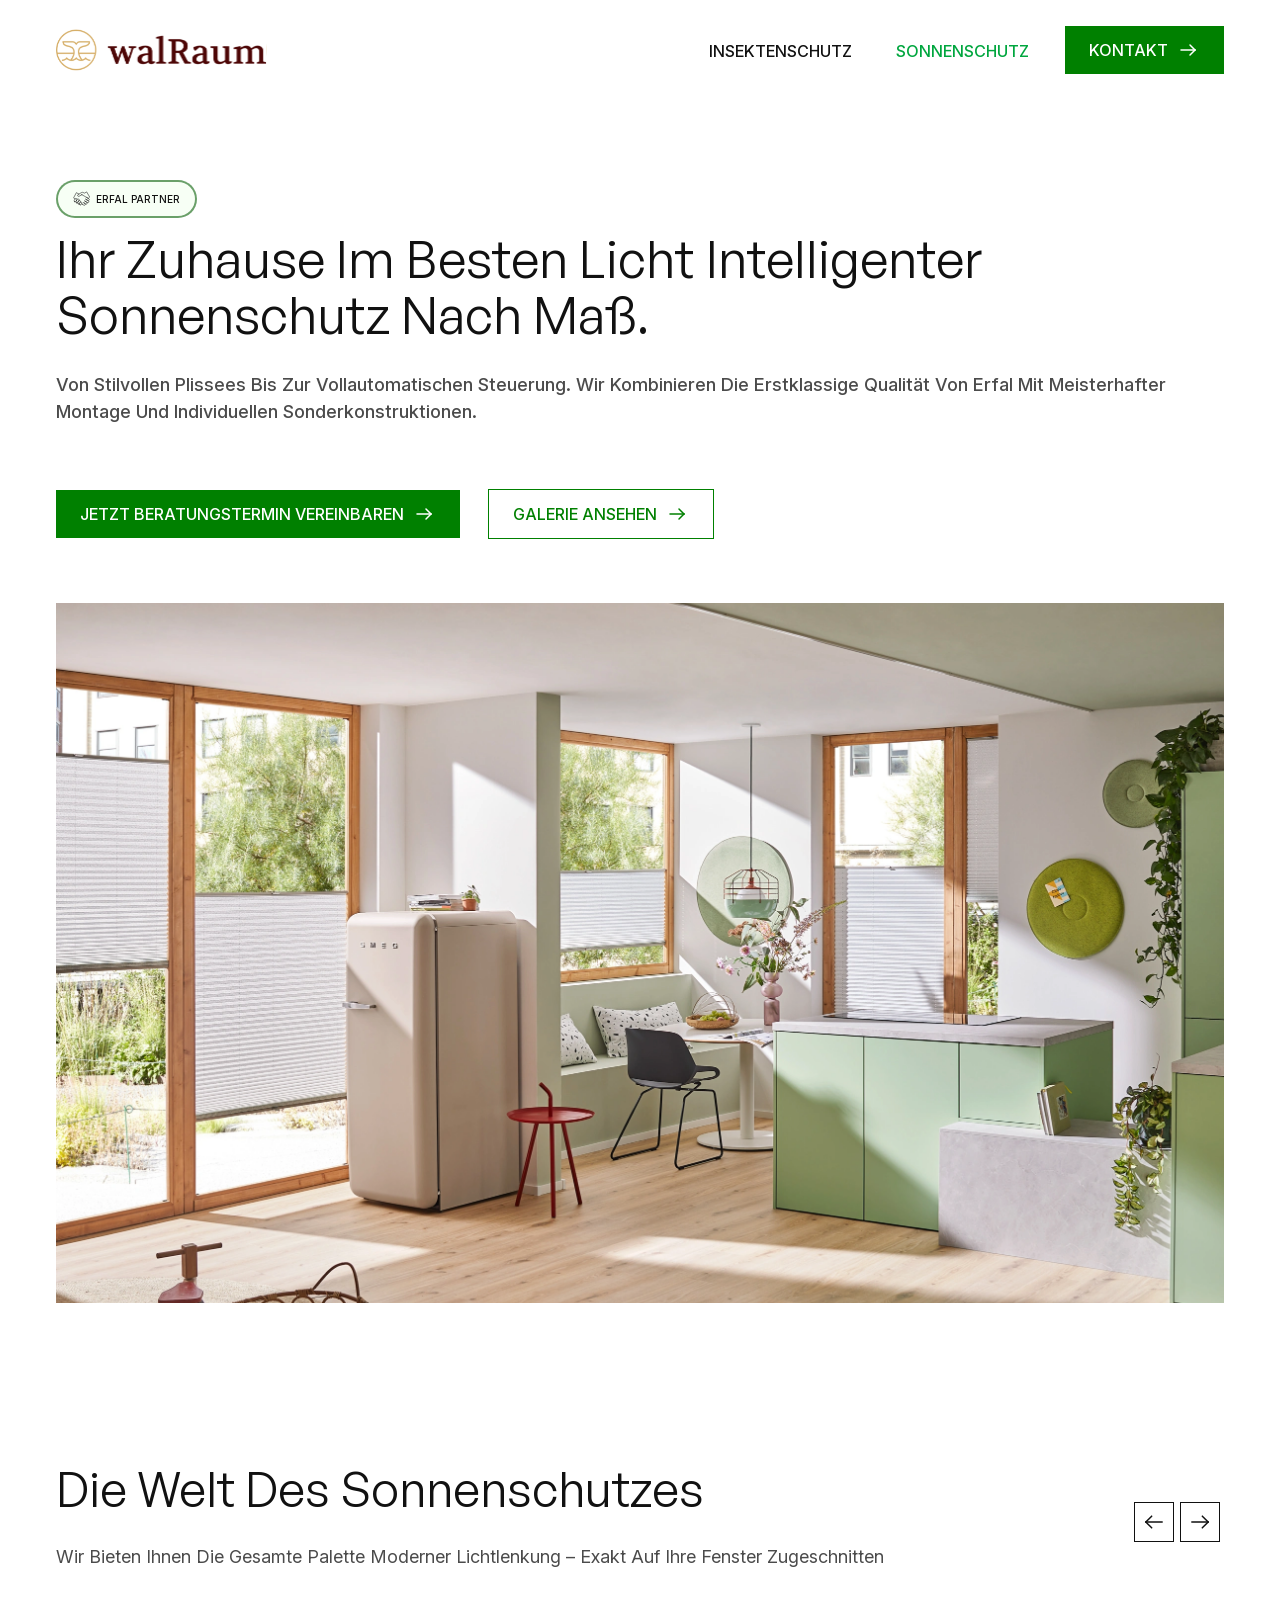
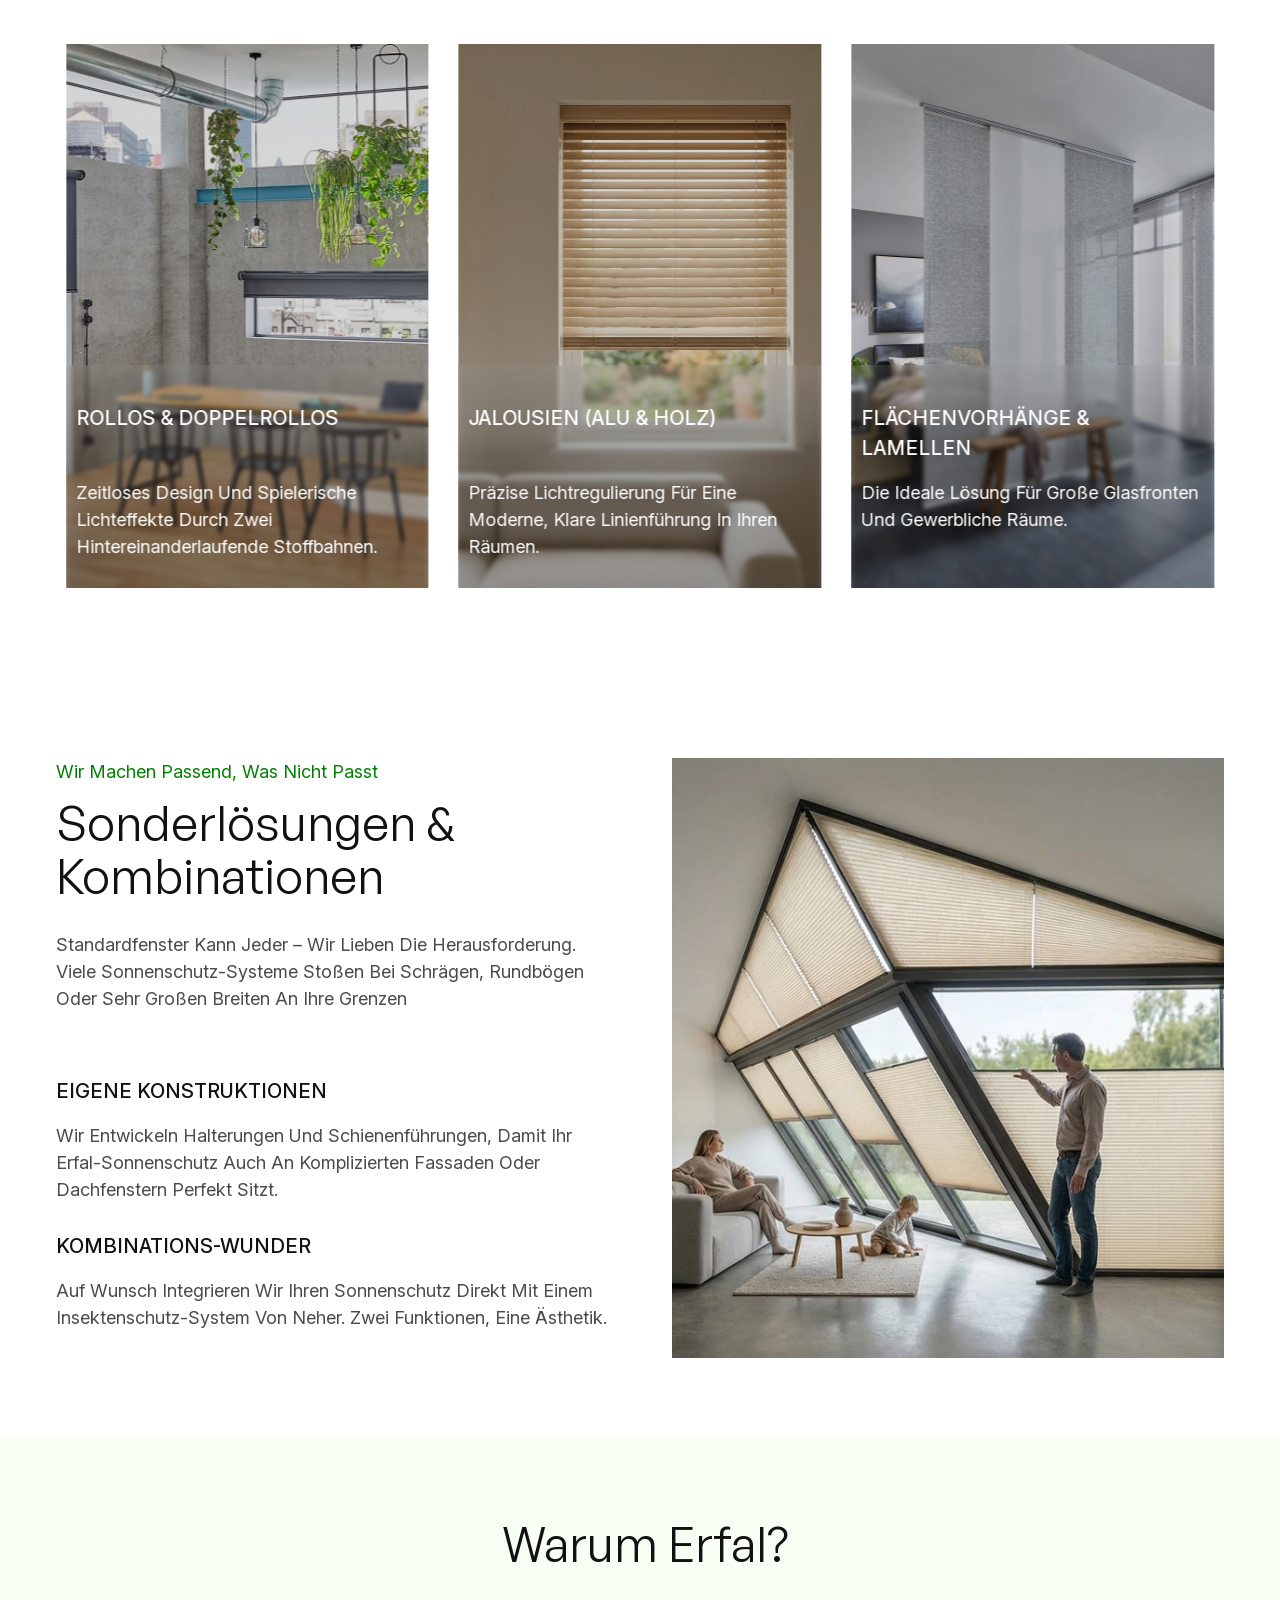
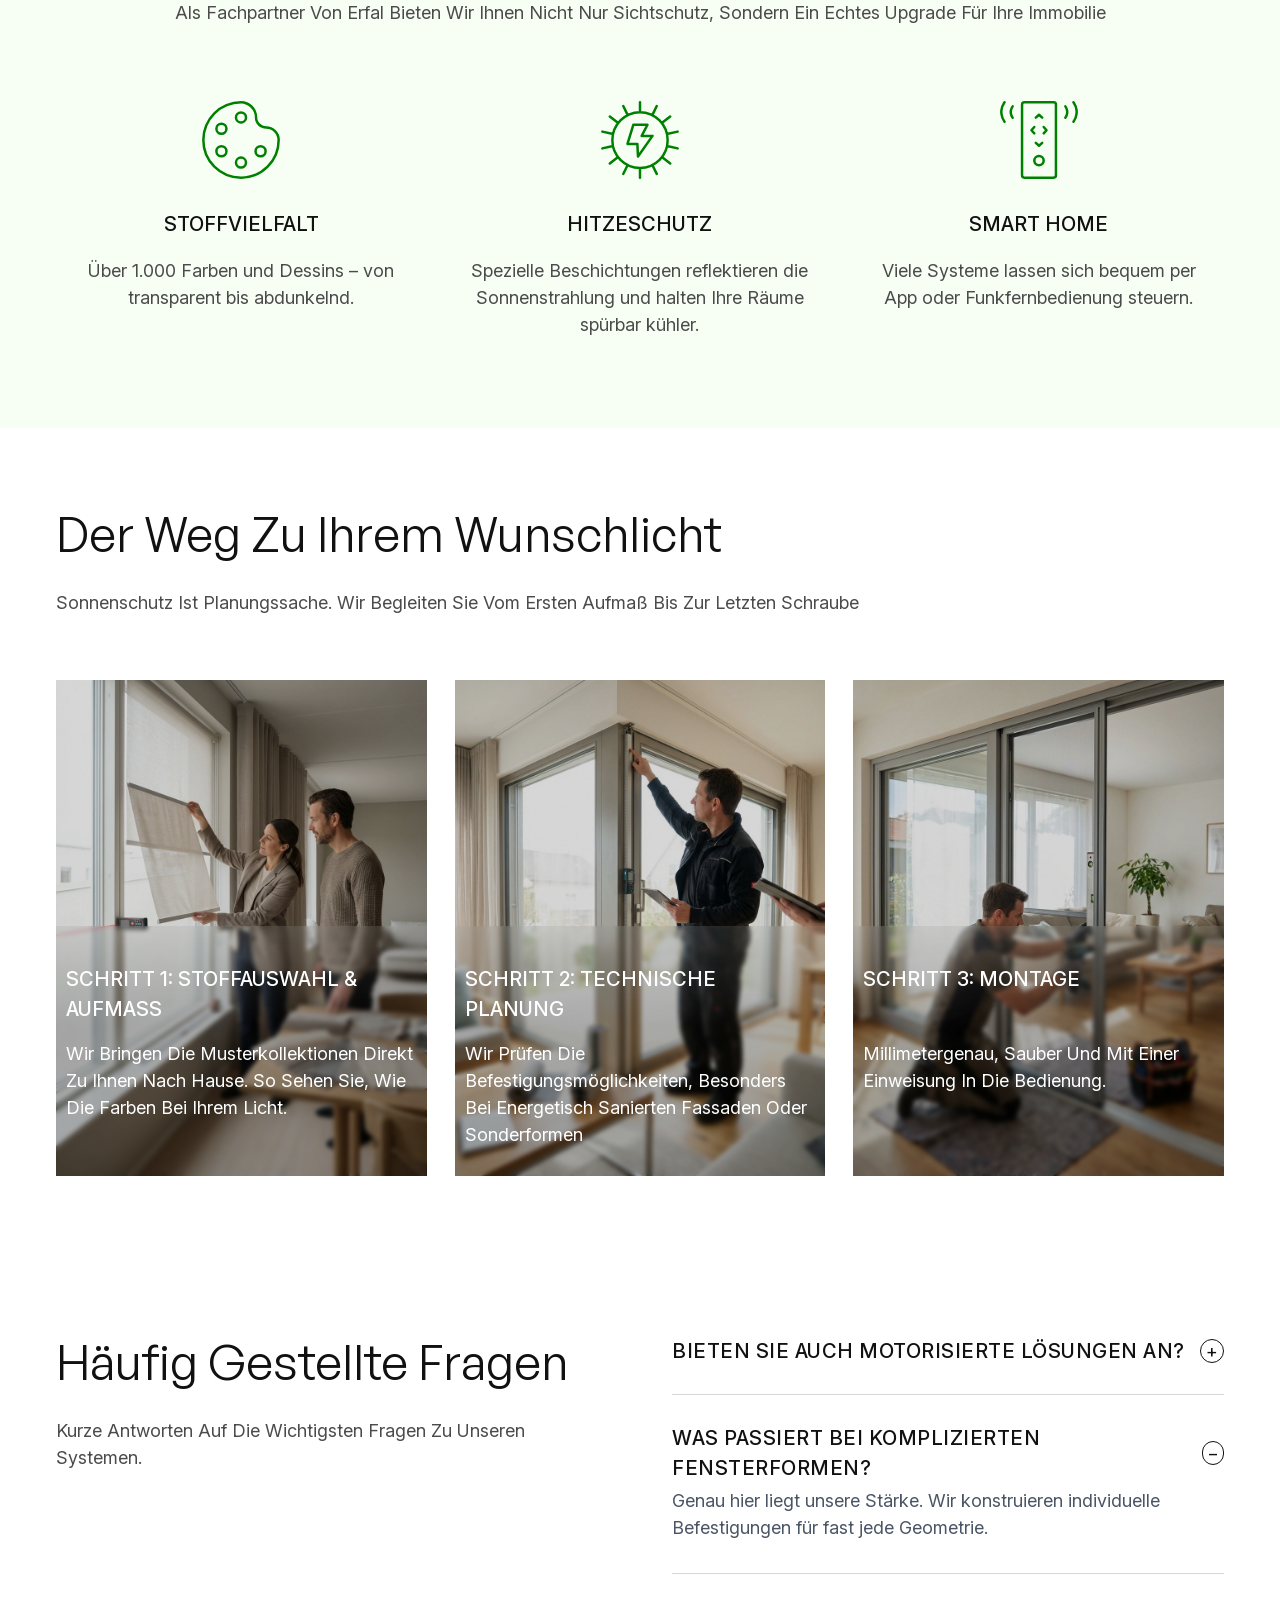
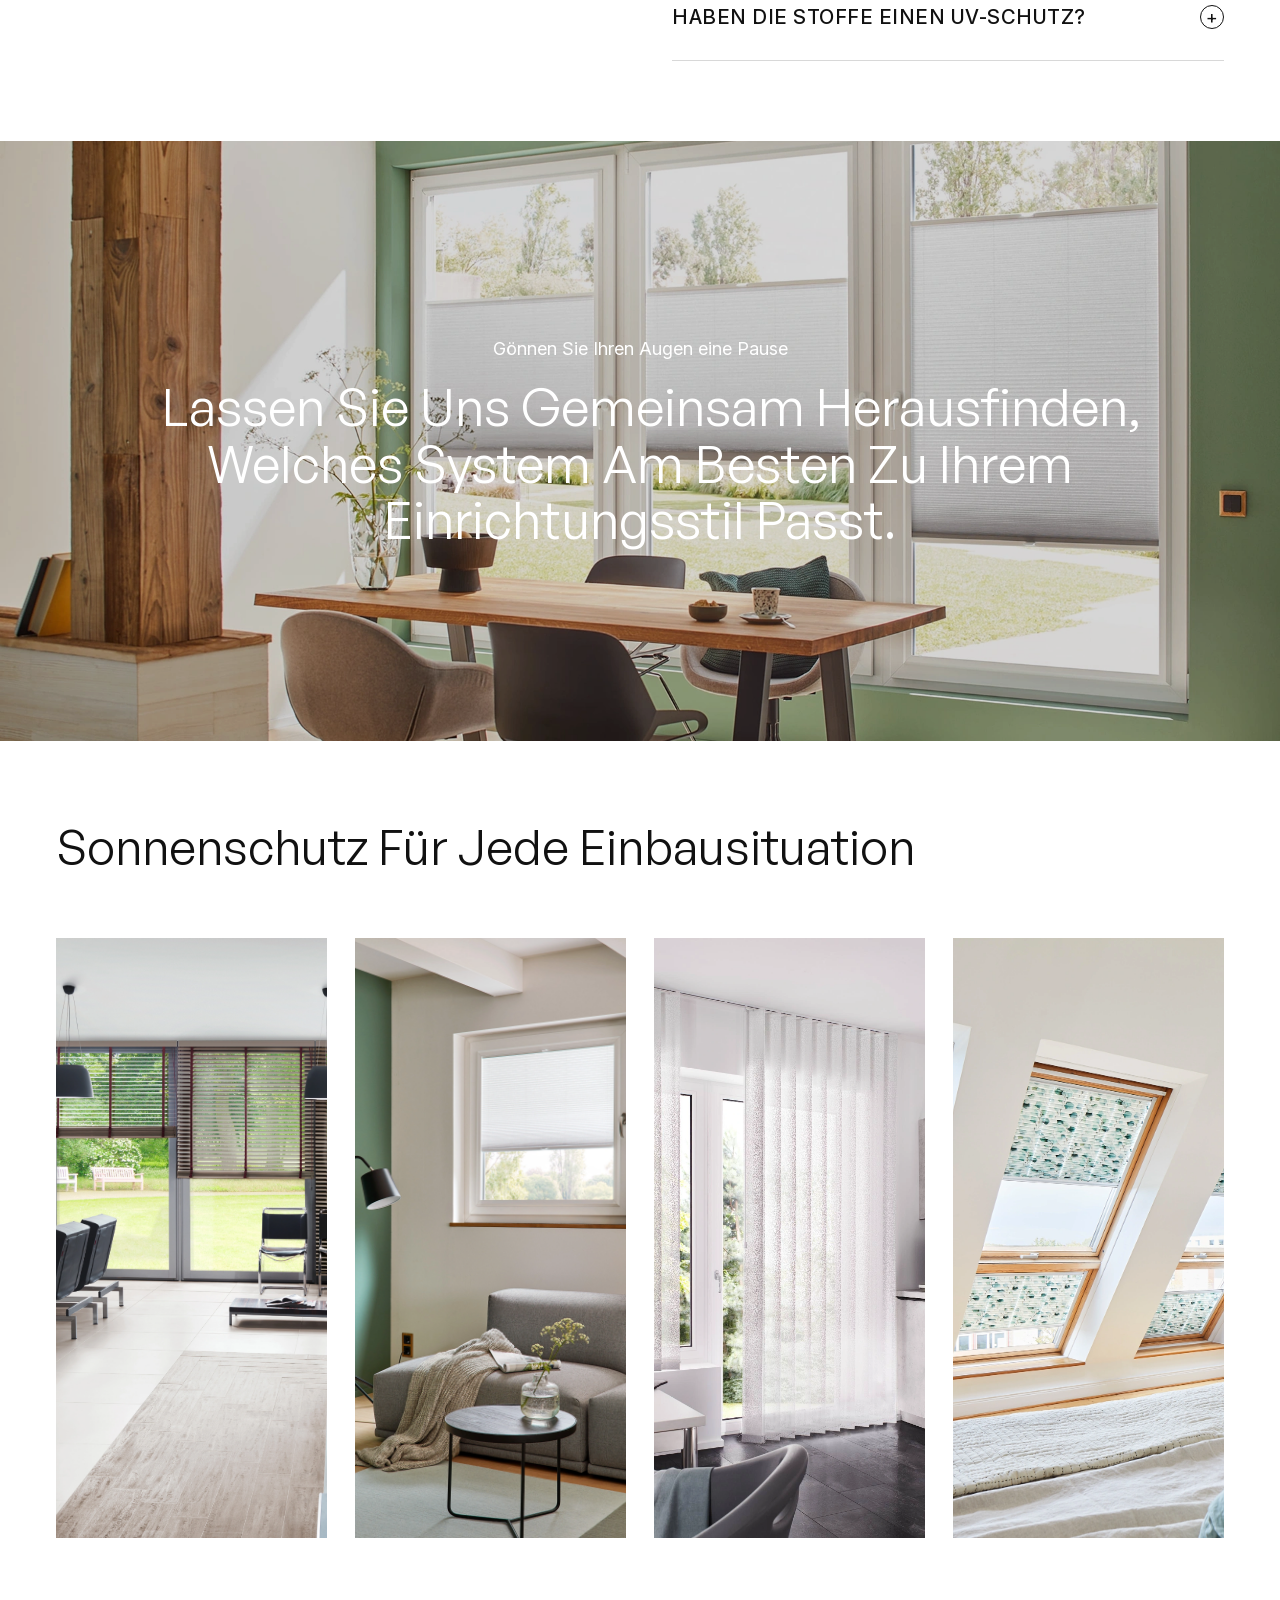
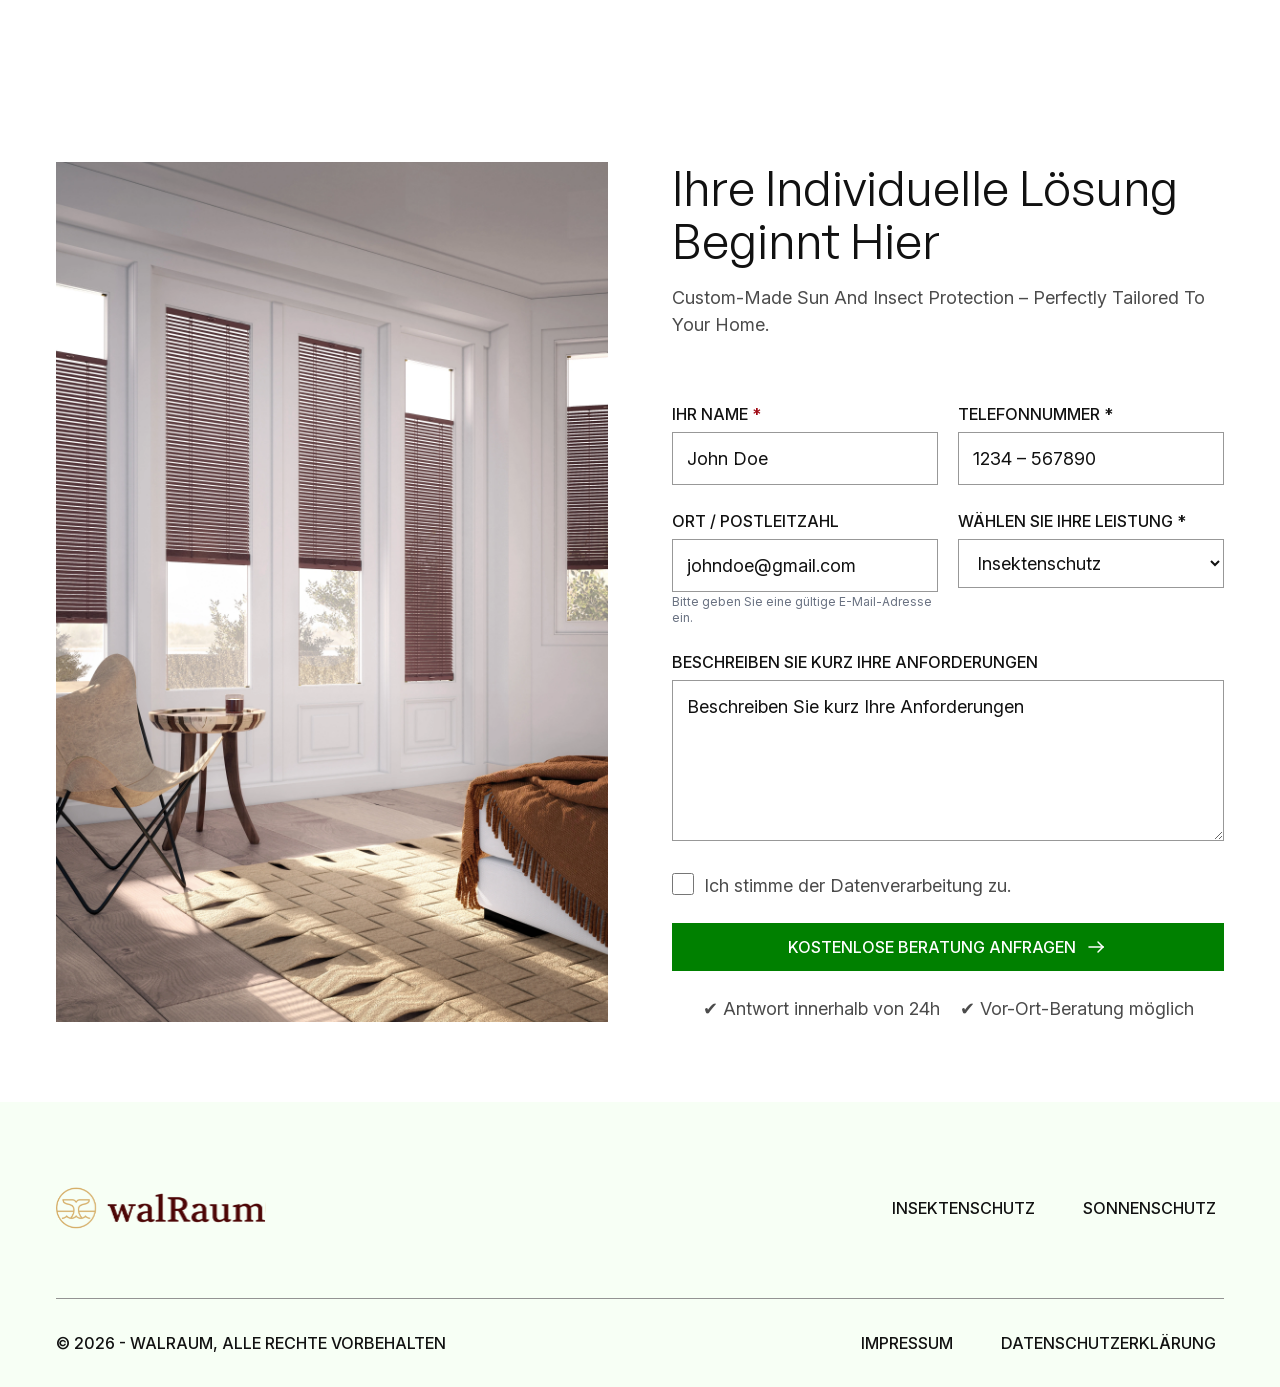
<file: Sonnenschutz.html>
<!doctype html>
<html lang="en">
    <head>
        <meta charset="utf-8">
        <meta name="viewport" content="width=device-width,initial-scale=1">
        <title>Sonnenschutz Page</title>
        <link rel="stylesheet" href="./assets/css/swiper-bundle.min.css">
        <link rel="stylesheet" href="./assets/css/output.css">

        <link rel="icon" href="./assets/images/favicon-light.svg">
    </head>
    <body>
        <!-- Skip Link button  -->
       <a  href="#mainContent" id="skiplink" class="btn-primary fixed top-0 left-0 z-40 px-8! py-8! text-[14px]!">Skip to content</a>
        <!-- HEADER -->
        <header class="header py-24 fixed w-full top-0 left-0 z-30">
            <div class="container">
                <div class="inner flex justify-between gap-32 items-center">
                    <a href="./index.html" aria-label="walraum homepage" class="relative">
                        <img src="./assets/images/header-logo.svg" alt="walraum logo image" class="white-logo">
                        <img src="./assets/images/header-color-logo.svg" alt="walraum colored logo image" class="color-logo absolute inset-0 opacity-0 invisible" >
                    </a>
                  
                    <div id="mainMenu" class="flex justify-center items-center gap-12 md:gap-28">
                          <div id="menuBtn" class="lg:hidden w-35 h-35 border border-(--text-primary) flex flex-col justify-center items-center cursor-pointer">
                        <span class="line line-1 w-25 h-2 bg-(--text-primary) my-2"></span>
                        <span class="line line-2 w-25 h-2 bg-(--text-primary) my-2"></span>
                        <span class="line line-3 w-25 h-2 bg-(--text-primary) my-2"></span>
                    </div>
                        <nav>
                            
                            <ul>
                                <li>
                                    <a href="./Insektenschutz.html" role="link">Insektenschutz</a>
                                </li>
                                <li>
                                    <a href="./Sonnenschutz.html" role="link">Sonnenschutz</a>
                                </li>
                            </ul>
                        </nav>
                        <!-- button -->
                        <a href="#" role="button" class="btn-primary hidden! sm:flex!">
                            <span>Kontakt</span>
                            <img src="./assets/images/Arrow.svg" alt="white arrow svg" role="img">
                        </a>
                          <a href="#" role="button" class="btn-primary block! sm:hidden! py-8! px-8!"  aria-label="Kontakt Seite öffnen">
                            <svg xmlns="http://www.w3.org/2000/svg" version="1.1" xmlns:xlink="http://www.w3.org/1999/xlink" width="20" height="20" x="0" y="0" viewBox="0 0 100 100" style="enable-background:new 0 0 512 512" xml:space="preserve" class=""><g><path d="M80.002 63.655c-4.922-3.39-11.718-1.984-15.067 3.054l-3.54 5.623c-.77 1.172-2.556 1.65-3.844.92-12.648-7.383-23.213-17.423-31.188-29.775-.825-1.277-.486-2.952.752-3.893l5.418-3.924c4.916-3.493 5.843-10.304 2.233-15.18L24.723 7.014c-3.06-4.023-9.05-4.45-12.487-.812C-1.048 20.211-4.83 42.283 27.688 73.293c32.477 30.894 54.338 26.045 67.545 12.192 3.553-3.678 2.814-9.662-1.405-12.511z" fill="#ffffff" opacity="1" data-original="#ffffff" class=""></path></g></svg>
                        </a>
                    </div>
                    
                </div>
            </div>
        </header>
        
        <main id="mainContent" tabindex="-1">
            <!-- Hero section start -->
            <section class="hero relative overflow-hidden flex justify-end pt-100">
                <div class="container">
                    <div class="hero-content relative h-full space-y-32 lg:space-y-64 py-40 lg:py-80">
                        <div class="title space-y-32 lg:space-y-64">
                            <div class="space-y-12">
                                <div class="tag flex items-center justify-center gap-5 py-8 px-15 rounded-full border-2 border-[#00580091] bg-[#F7FFF5] w-fit">
                                    <img src="./assets/images/handshake-icon.svg" alt="hand shake icon" role="img">
                                    <span class="text-[10px] uppercase font-medium">Erfal Partner</span>
                                </div>
                                <div class="space-y-20 lg:space-y-28">
                                    <h1 class="text-h1 font-normal capitalize">
                                        Ihr Zuhause im besten Licht Intelligenter Sonnenschutz nach Maß.
                                    </h1>
                                    <div class="para capitalize text-(--text-secondary) font-medium">
                                        <p>Von stilvollen Plissees bis zur vollautomatischen Steuerung. Wir kombinieren die erstklassige Qualität von Erfal mit meisterhafter Montage und individuellen Sonderkonstruktionen.</p>
                                    </div>
                                </div>
                            </div>
                            <div class="flex items-center gap-12 lg:gap-28 flex-wrap">
                                <a href="#" class="btn-primary">
                                    <span>Jetzt Beratungstermin vereinbaren</span>
                                    <img src="./assets/images/Arrow.svg" alt="white arrow svg" role="img">
                                </a>
                                <a href="#" class="btn-border">
                                    <span>Galerie ansehen</span>
                                    <img
                                        src="./assets/images/arrow-green.svg"
                                        alt="green arrow svg"
                                        role="img"
                                        class="icon-hover transition duration-300"
                                    >
                                </a>
                            </div>
                        </div>
                        <div class="hero-img w-full xl:h-700">
                            <img
                                src="./assets/images/Sonnenschutz-hero-image.webp"
                                alt="main banner image for hero section"
                                role="img"
                                class="w-full h-full object-cover aspect-video xl:aspect-auto"
                            >
                        </div>
                    </div>
                </div>
            </section>
            <!-- Section 2 Starts -->
            <section class="py-30 md:py-50 lg:py-80">
                <div class="container">
                    <div class="inner space-y-32  lg:space-y-64">
                        <div class="heading space-y-18 lg:space-y-28 md:w-[85%]">
                            <h2 class="text-h2 font-normal text-(--text-primary)">Die Welt des Sonnenschutzes</h2>
                            <div class="para capitalize space-y-20 text-(--text-secondary) font-normal">
                                <p>Wir bieten Ihnen die gesamte Palette moderner Lichtlenkung – exakt auf Ihre Fenster zugeschnitten</p>
                            </div>
                        </div>
                        <!-- cards -->
                        <div class="main -mt-160">
                            <div class="swiper swiper-cards w-auto! overflow-hidden!">
                                <!-- Navigation -->
                                <div class="hidden! md:flex! swiper-button-prev top-50! left-[90%]! xl:left-[94%]! right-0! w-40! h-40! border border-(--text-primary) rounded-none! transform -translate-x-1/2!">
                                    <span class="prev-icon">
                                        <svg
                                            width="28"
                                            height="28"
                                            viewBox="0 0 28 28"
                                            fill="none"
                                            xmlns="http://www.w3.org/2000/svg"
                                        >
                                            <path
                                                d="M5.8335 14H22.1668"
                                                stroke="#111111"
                                                stroke-width="1.5"
                                                stroke-linecap="round"
                                                stroke-linejoin="round"
                                            />
                                            <path
                                                d="M11.6668 8.16669L5.8335 14"
                                                stroke="#111111"
                                                stroke-width="1.5"
                                                stroke-linecap="round"
                                                stroke-linejoin="round"
                                            />
                                            <path
                                                d="M11.6668 19.8333L5.8335 14"
                                                stroke="#111111"
                                                stroke-width="1.5"
                                                stroke-linecap="round"
                                                stroke-linejoin="round"
                                            />
                                        </svg>
                                    </span>
                                </div>
                                <div class="hidden! md:flex! swiper-button-next top-50! w-40! h-40! border border-(--text-primary) rounded-none!">
                                    <span class="next-icon">
                                        <svg
                                            width="28"
                                            height="28"
                                            viewBox="0 0 28 28"
                                            fill="none"
                                            xmlns="http://www.w3.org/2000/svg"
                                        >
                                            <path
                                                d="M22.1668 14H5.8335"
                                                stroke="#111111"
                                                stroke-width="1.5"
                                                stroke-linecap="round"
                                                stroke-linejoin="round"
                                            />
                                            <path
                                                d="M16.3335 19.8333L22.1668 14"
                                                stroke="#111111"
                                                stroke-width="1.5"
                                                stroke-linecap="round"
                                                stroke-linejoin="round"
                                            />
                                            <path
                                                d="M16.3335 8.16669L22.1668 14"
                                                stroke="#111111"
                                                stroke-width="1.5"
                                                stroke-linecap="round"
                                                stroke-linejoin="round"
                                            />
                                        </svg>
                                    </span>
                                </div>
                                <div class="swiper-wrapper parent-equal pt-160 pb-50 md:pb-0">
                                    <div class="swiper-slide md:p-10 h-auto!">
                                        <div class="relative overflow-hidden group h-full">
                                            <img src="./assets/images/slider-image-card21.webp" alt="image for Plissees & Wabenplissees card" class="size-full object-cover transition-all duration-300 ease-in-out group-hover:scale-105">
                                            <!-- Overlay (optional for readability) -->
                                            <div class="absolute inset-0 bg-(--overlay) z-10"></div>
                                            <div class="content px-22 md:px-10 xxl:px-28 pt-28 md:pt-38 pb-22 md:pb-28 absolute bottom-0 w-full z-11 text-white bg-[linear-gradient(180deg,rgba(153,153,151,0.2)_0%,rgba(0,0,0,0.2)_39.9%)] backdrop-blur-[2px] space-y-16">
                                                <h3 class="text-white uppercase text-p xsm:text-h4 font-medium equal-title">Plissees & Wabenplissees</h3>
                                                <div class="para capitalize space-y-20 text-white font-normal equal-content">
                                                    <p>Der Allrounder für jede Fensterform. Hervorragende Wärmedämmung im Sommer wie im Winter.</p>
                                                </div>
                                            </div>
                                        </div>
                                    </div>
                                    <div class="swiper-slide md:p-10 h-auto!">
                                        <div class="relative overflow-hidden group h-full">
                                            <img src="./assets/images/slider-image-card22.webp" alt="image for Rollos & Doppelrollos card" class="size-full object-cover transition-all duration-300 ease-in-out group-hover:scale-105">
                                            <!-- Overlay (optional for readability) -->
                                            <div class="absolute inset-0 bg-(--overlay) z-10"></div>
                                            <div class="content px-22 md:px-10 xxl:px-28 pt-28 md:pt-38 pb-22 md:pb-28 absolute bottom-0 w-full z-11 text-white bg-[linear-gradient(180deg,rgba(153,153,151,0.2)_0%,rgba(0,0,0,0.2)_39.9%)] backdrop-blur-[2px] space-y-16">
                                                <h3 class="text-white uppercase text-p xsm:text-h4 font-medium equal-title">Rollos & Doppelrollos</h3>
                                                <div class="para capitalize space-y-20 text-white font-normal equal-content">
                                                    <p>Zeitloses Design und spielerische Lichteffekte durch zwei hintereinanderlaufende Stoffbahnen.</p>
                                                </div>
                                            </div>
                                        </div>
                                    </div>
                                    <div class="swiper-slide md:p-10 h-auto!">
                                        <div class="relative overflow-hidden group h-full">
                                            <img src="./assets/images/slider-image-card23.webp" alt="image for Jalousien (Alu & Holz) card" class="size-full object-cover transition-all duration-300 ease-in-out group-hover:scale-105">
                                            <!-- Overlay (optional for readability) -->
                                            <div class="absolute inset-0 bg-(--overlay) z-10"></div>
                                            <div class="content px-22 md:px-10 xxl:px-28 pt-28 md:pt-38 pb-22 md:pb-28 absolute bottom-0 w-full z-11 text-white bg-[linear-gradient(180deg,rgba(153,153,151,0.2)_0%,rgba(0,0,0,0.2)_39.9%)] backdrop-blur-[2px] space-y-16">
                                                <h3 class="text-white uppercase text-p xsm:text-h4 font-medium equal-title">Jalousien (Alu & Holz)</h3>
                                                <div class="para capitalize space-y-20 text-white font-normal equal-content">
                                                    <p>Präzise Lichtregulierung für eine moderne, klare Linienführung in Ihren Räumen.</p>
                                                </div>
                                            </div>
                                        </div>
                                    </div>
                                    <div class="swiper-slide md:p-10 h-auto!">
                                        <div class="relative overflow-hidden group h-full">
                                            <img src="./assets/images/slider-image-card24.webp" alt="image for Flächenvorhänge & Lamellen card" class="size-full object-cover transition-all duration-300 ease-in-out group-hover:scale-105">
                                            <!-- Overlay (optional for readability) -->
                                            <div class="absolute inset-0 bg-(--overlay) z-10"></div>
                                            <div class="content px-22 md:px-10 xxl:px-28 pt-28 md:pt-38 pb-22 md:pb-28 absolute bottom-0 w-full z-11 text-white bg-[linear-gradient(180deg,rgba(153,153,151,0.2)_0%,rgba(0,0,0,0.2)_39.9%)] backdrop-blur-[2px] space-y-16">
                                                <h3 class="text-white uppercase text-p xsm:text-h4 font-medium equal-title">Flächenvorhänge & Lamellen</h3>
                                                <div class="para capitalize space-y-20 text-white font-normal equal-content">
                                                    <p>Die ideale Lösung für große Glasfronten und gewerbliche Räume.</p>
                                                </div>
                                            </div>
                                        </div>
                                    </div>
                                </div>
                                <!-- Pagination -->
                                <div class="md:hidden swiper-pagination"></div>
                            </div>
                        </div>
                    </div>
                </div>
            </section>
            <!-- Section 3 Starts -->
            <section class="py-30 md:py-50 lg:py-80">
                <div class="container">
                    <div class="inner flex gap-32 xl:gap-64 flex-col lg:flex-row-reverse">
                        <div class="w-full lg:w-1/2 md:h-600 overflow-hidden">
                            <img
                                src="./assets/images/Sonderlösungen-sec-2.webp"
                                alt="section image for >Sonderlösungen & Kombinationen"
                                role="img"
                                class="size-full object-cover transition-all duration-300 ease-in-out hover:scale-105"
                            >
                        </div>
                        <div class="w-full lg:w-1/2">
                            <div class="space-y-32 lg:space-y-64">
                                <div class="space-y-12">
                                    <span class="capitalize text-body font-regular text-(--button-bg)">Wir machen passend, was nicht passt</span>
                                    <div class="space-y-20 lg:space-y-28">
                                        <h2 class="text-h2 font-normal text-(--text-primary)">Sonderlösungen & Kombinationen</h2>
                                        <div class="para capitalize space-y-16 text-(--text-secondary)">
                                            <p>Standardfenster kann jeder – wir lieben die Herausforderung. Viele Sonnenschutz-Systeme stoßen bei Schrägen, Rundbögen oder sehr großen Breiten an ihre Grenzen</p>
                                        </div>
                                    </div>
                                </div>
                                <div class="listing space-y-16 lg:space-y-28">
                                    <div class="list-inn flex justify-start items-start space-y-10 sm:space-y-16 flex-col">
                                        <h3 class="text-h4 uppercase font-medium">Eigene Konstruktionen</h3>
                                        <div class="para capitalize space-y-16 text-(--text-secondary)">
                                            <span>Wir entwickeln Halterungen und Schienenführungen, damit Ihr Erfal-Sonnenschutz auch an komplizierten Fassaden oder Dachfenstern perfekt sitzt.</span>
                                        </div>
                                    </div>
                                    <!--  -->
                                    <div class="list-inn flex justify-start items-start space-y-10 sm:space-y-16 flex-col">
                                        <h3 class="text-h4 uppercase font-medium">Kombinations-Wunder</h3>
                                        <div class="para capitalize space-y-16 text-(--text-secondary)">
                                            <span>Auf Wunsch integrieren wir Ihren Sonnenschutz direkt mit einem Insektenschutz-System von Neher. Zwei Funktionen, eine Ästhetik.</span>
                                        </div>
                                    </div>
                                    <!--  -->
                                </div>
                            </div>
                        </div>
                    </div>
                </div>
            </section>
            <!-- section 4 starts -->
            <section class="py-30 md:py-50 lg:py-80 bg-(--light-green)">
                <div class="container">
                    <div class="inner space-y-32 lg:space-y-64">
                        <div class="title text-center space-y-28">
                            <h2 class="text-h2 font-normal text-(--text-primary)"> Warum Erfal?</h2>
                            <div class="para capitalize space-y-16 text-(--text-secondary)">
                                <p>Als Fachpartner von Erfal bieten wir Ihnen nicht nur Sichtschutz, sondern ein echtes Upgrade für Ihre Immobilie</p>
                            </div>
                        </div>
                        <div class="main grid sm:grid-cols-2 lg:grid-cols-3 gap-28 parent-equal">
                            <div class="p-10 flex flex-col gap-28 justify-start text-center">
                                <img
                                    src="./assets/images/Stoffvielfalt.svg"
                                    class="w-80 h-80 mx-auto"
                                    alt="icon for Stoffvielfalt"
                                    role="img"
                                >
                                <div class="space-y-16">
                                    <h3 class="equal-title text-h4 font-medium uppercase leading-relaxed tracking-[6%]"> Stoffvielfalt</h3>
                                    <div class="equal-content space-y-16 font-normal tracking-[2%] text-(--text-secondary)">
                                        <p>
                                            Über 1.000 Farben und Dessins – von transparent 
bis abdunkelnd.
                                        </p>
                                    </div>
                                </div>
                            </div>
                            <!--  -->
                            <div class="p-10 flex flex-col gap-28 justify-start text-center">
                                <img
                                    src="./assets/images/Hitzeschutz.svg"
                                    class="w-80 h-80 mx-auto"
                                    alt="icon for Hitzeschutz"
                                    role="img"
                                >
                                <div class="space-y-16">
                                    <h3 class="equal-title text-h4 font-medium uppercase leading-relaxed tracking-[6%]">Hitzeschutz</h3>
                                    <div class="equal-content space-y-16 font-normal tracking-[2%] text-(--text-secondary)">
                                        <p>Spezielle Beschichtungen reflektieren die Sonnenstrahlung und halten Ihre Räume spürbar kühler.</p>
                                    </div>
                                </div>
                            </div>
                            <!--  -->
                            <div class="p-10 flex flex-col gap-28 justify-start text-center">
                                <img
                                    src="./assets/images/SmartHome.svg"
                                    class="w-80 h-80 mx-auto"
                                    alt="icon for Smart Home"
                                    role="img"
                                >
                                <div class="space-y-16">
                                    <h3 class="equal-title text-h4 font-medium uppercase leading-relaxed tracking-[6%]">Smart Home</h3>
                                    <div class="equal-content space-y-16 font-normal tracking-[2%] text-(--text-secondary)">
                                        <p>Viele Systeme lassen sich bequem per App oder Funkfernbedienung steuern.</p>
                                    </div>
                                </div>
                            </div>
                        </div>
                    </div>
                </div>
            </section>
            <!-- section 5 starts -->
            <section class="py-30 md:py-50 lg:py-80">
                <div class="container">
                    <div class="inner space-y-32 lg:space-y-64">
                        <div class="space-y-18 lg:space-y-28">
                            <h2 class="text-h2 font-normal text-(--text-primary)">Der Weg zu Ihrem Wunschlicht</h2>
                            <div class="para capitalize space-y-20 text-(--text-secondary) font-normal">
                                <p>Sonnenschutz ist Planungssache. Wir begleiten Sie vom ersten Aufmaß bis zur letzten Schraube</p>
                            </div>
                        </div>
                        <div class="grid sm:grid-cols-2 lg:grid-cols-3 gap-28 parent-equal">
                            <div class="relative overflow-hidden group">
                                <img src="./assets/images/card-image31.webp" alt=" image for Stoffauswahl & Aufmaß" class="size-full object-cover transition-all duration-300 ease-in-out group-hover:scale-105">
                                <!-- Overlay (optional for readability) -->
                                <div class="absolute inset-0 bg-(--overlay) z-10"></div>
                                <div class="content px-22 md:px-10 xxl:px-28 pt-28 md:pt-38 pb-22 md:pb-28 absolute bottom-0 w-full z-11 text-white bg-[linear-gradient(180deg,rgba(153,153,151,0.2)_0%,rgba(0,0,0,0.2)_39.9%)] backdrop-blur-[2px] space-y-16">
                                    <h3 class="text-h4 uppercase font-medium equal-title">Schritt 1: Stoffauswahl & Aufmaß</h3>
                                    <div class="para capitalize space-y-20 text-white font-normal equal-content ">
                                        <span>Wir bringen die Musterkollektionen direkt zu Ihnen nach Hause. So sehen Sie, wie die Farben bei Ihrem Licht.</span>
                                    </div>
                                </div>
                            </div>
                            <div class="relative overflow-hidden group">
                                <img src="./assets/images/card-image32.webp" alt=" image for Technische Planung" class="size-full object-cover transition-all duration-300 ease-in-out group-hover:scale-105">
                                <!-- Overlay (optional for readability) -->
                                <div class="absolute inset-0 bg-(--overlay) z-10"></div>
                                <div class="content px-22 md:px-10 xxl:px-28 pt-28 md:pt-38 pb-22 md:pb-28 absolute bottom-0 w-full z-11 text-white bg-[linear-gradient(180deg,rgba(153,153,151,0.2)_0%,rgba(0,0,0,0.2)_39.9%)] backdrop-blur-[2px] space-y-16">
                                    <h3 class="text-h4 uppercase font-medium equal-title">Schritt 2: Technische Planung</h3>
                                    <div class="para capitalize space-y-20 text-white font-normal equal-content">
                                        <span>Wir prüfen die Befestigungsmöglichkeiten, besonders bei energetisch sanierten Fassaden oder Sonderformen</span>
                                    </div>
                                </div>
                            </div>
                            <div class="relative overflow-hidden group">
                                <img src="./assets/images/card-image33.webp" alt=" image for Montage" class="size-full object-cover transition-all duration-300 ease-in-out group-hover:scale-105">
                                <!-- Overlay (optional for readability) -->
                                <div class="absolute inset-0 bg-(--overlay) z-10"></div>
                                <div class="content px-22 md:px-10 xxl:px-28 pt-28 md:pt-38 pb-22 md:pb-28 absolute bottom-0 w-full z-11 text-white bg-[linear-gradient(180deg,rgba(153,153,151,0.2)_0%,rgba(0,0,0,0.2)_39.9%)] backdrop-blur-[2px] space-y-16">
                                    <h3 class="text-h4 uppercase font-medium equal-title">Schritt 3: Montage</h3>
                                    <div class="para capitalize space-y-20 text-white font-normal equal-content">
                                        <span>Millimetergenau, sauber und mit einer Einweisung in die Bedienung.</span>
                                    </div>
                                </div>
                            </div>
                        </div>
                    </div>
                </div>
            </section>
            <!-- section 6 Starts -->
            <section class="py-30 md:py-50 lg:py-80">
                <div class="container">
                    <div class="inner flex gap-32 xl:gap-64 flex-col lg:flex-row">
                        <div class="w-full lg:w-1/2">
                            <div class="space-y-20 lg:space-y-28">
                                <h2 class="text-h2 font-normal text-(--text-primary)">Häufig gestellte Fragen</h2>
                                <div class="para capitalize space-y-20 text-(--text-secondary) font-normal">
                                    <p>Kurze Antworten auf die wichtigsten Fragen zu unseren Systemen.</p>
                                </div>
                            </div>
                        </div>
                        <div class="w-full lg:w-1/2 overflow-hidden">
                            <div class="accordion space-y-28">
                                <!-- Item 1 -->
                                <div class="accordion-item border-b-[1.5px] border-b-[#D8D8D8] pb-28">
                                    <button class="accordion-header w-full flex justify-between items-center text-left">
                                        <span class="uppercase tracking-wide text-h4 font-medium">Bieten Sie auch motorisierte Lösungen an?</span>
                                        <span class="icon w-24 h-24 border border-(--text-primary) flex justify-center items-center rounded-full">
                                            +
                                        </span>
                                    </button>
                                    <div class="accordion-content overflow-hidden max-h-0 transition-all duration-500 ease-in-out">
                                        <p class="pt-4 text-gray-600">
                                            Ja, wir bieten auch motorisierte Lösungen für maximalen Komfort.
                                        </p>
                                    </div>
                                </div>
                                <!-- Item 2 (DEFAULT OPEN) -->
                                <div class="accordion-item border-b-[1.5px] border-b-[#D8D8D8] pb-28">
                                    <button class="accordion-header w-full flex justify-between items-center text-left">
                                        <span class="uppercase tracking-wide text-h4 font-medium">Was passiert bei komplizierten Fensterformen?</span>
                                        <span class="icon w-24 h-24 border border-(--text-primary) flex justify-center items-center rounded-full">−</span>
                                    </button>
                                    <div class="accordion-content overflow-hidden transition-all duration-500 ease-in-out">
                                        <p class="py-4 text-gray-600">
                                            Genau hier liegt unsere Stärke. Wir konstruieren individuelle Befestigungen für fast jede Geometrie.
                                        </p>
                                    </div>
                                </div>
                                <!-- Item 3 -->
                                <div class="accordion-item border-b-[1.5px] border-b-[#D8D8D8] pb-28">
                                    <button class="accordion-header w-full flex justify-between items-center text-left">
                                        <span class="uppercase tracking-wide text-h4 font-medium">Haben die Stoffe einen UV-Schutz?</span>
                                        <span class="icon w-24 h-24 border border-(--text-primary) flex justify-center items-center rounded-full">+</span>
                                    </button>
                                    <div class="accordion-content overflow-hidden max-h-0 transition-all duration-500 ease-in-out">
                                        <p class="py-4 text-gray-600">
                                            Ja, unsere Stoffe bieten hohen UV-Schutz und langlebige Qualität.
                                        </p>
                                    </div>
                                </div>
                            </div>
                        </div>
                    </div>
                </div>
            </section>
            <!-- section 7 Starts -->
            <section class="py-200 relative overflow-hidden flex justify-center items-center h-600">
                <img
                    src="./assets/images/cta-3.webp"
                    alt="cta background image"
                    role="img"
                    class="absolute inset-0 z-0 object-cover object-center size-full"
                >
                <!-- Overlay (optional for readability) -->
                <div class="absolute inset-0 bg-(--overlay1) z-10"></div>
                <div class="container">
                    <div class="inner relative z-11">
                        <div class="content text-white text-center space-y-16">
                            <span>Gönnen Sie Ihren Augen eine Pause</span>
                            <h2 class="text-h1 tracking-[2%]">  Lassen Sie uns gemeinsam herausfinden, welches System am besten zu Ihrem Einrichtungsstil passt.</h2>
                        </div>
                    </div>
                </div>
            </section>
            <!-- section 8 Starts -->
            <section class="py-30 md:py-50 lg:py-80">
                <div class="container">
                    <div class="inner space-y-32 lg:space-y-64">
                        <div class="space-y-18 lg:space-y-28">
                            <h2 class="text-h2 font-normal text-(--text-primary)">
                                Sonnenschutz Für Jede Einbausituation
                            </div>
                            <div class="grid sm:grid-cols-2 xl:grid-cols-4 gap-28">
                                <div class="relative overflow-hidden group h-auto lg:h-600">
                                    <img src="./assets/images/isotope-img-3.webp" alt="Sonnenschutzlösung für große Fensterflächen" class="gallery-img size-full object-cover transition-all duration-300 ease-in-out group-hover:scale-105">
                                </div>
                                <div class="relative overflow-hidden group h-auto lg:h-600">
                                    <img src="./assets/images/isotope-img-2.webp" alt="Sonnenschutz für Balkon- und Terrassentüren" class="gallery-img size-full object-cover transition-all duration-300 ease-in-out group-hover:scale-105">
                                </div>
                                <div class="relative overflow-hidden group h-auto lg:h-600">
                                    <img src="./assets/images/isotope-random.webp" alt="Individuelle Sonnenschutzlösung für moderne Wohnräume" class="gallery-img size-full object-cover transition-all duration-300 ease-in-out group-hover:scale-105">
                                </div>
                                <div class="relative overflow-hidden group h-auto lg:h-600">
                                    <img src="./assets/images/isotope-img-4.webp" alt="Sonnenschutz für Dachfenster und spezielle Einbausituationen" class="gallery-img size-full object-cover transition-all duration-300 ease-in-out group-hover:scale-105">
                                </div>
                            </div>
                             <!-- lightbox -->
                        <div id="lightbox" class="fixed inset-0 bg-black/90 hidden items-center justify-center z-50">

                        <!-- Close -->
                        <button id="closeLightbox"
                            class="absolute top-5 right-[25%] text-white text-3xl">✕</button>

                        <!-- Prev -->
                        <button id="prev"
                            class="absolute left-[25%] w-60 h-60 bg-white text-(--button-bg) text-[45px] flex justify-center items-center">‹</button>

                        <!-- Image -->
                        <img id="lightboxImg"
                            class="max-w-[90%] max-h-[90%] object-contain">

                        <!-- Next -->
                        <button id="next"
                            class="absolute right-[25%] w-60 h-60 bg-white text-(--button-bg) text-[45px] flex justify-center items-center">›</button>

                        </div>
                        </div>
                    </div>
                </section>
                <!-- section 9 Starts -->
                <section class="py-30 md:py-50 lg:py-80">
                    <div class="container">
                        <div class="inner flex gap-32 xl:gap-64 flex-col lg:flex-row h-full">
                            <div class="w-full lg:w-1/2 overflow-hidden h-full xl:h-auto lg:sticky lg:top-100 xl:top-0 xl:relative">
                                <div class="lg:sticky lg:top-100 xl:top-0 xl:relative h-auto xl:h-full">
                                    <img
                                        src="./assets/images/contact-form-3.webp"
                                        alt="section image for Der form"
                                        role="img"
                                        class="w-full aspect-square xl:aspect-auto xl:h-full object-cover transition-all duration-300 ease-in-out hover:scale-105"
                                    >
                                </div>
                            </div>
                            <div class="w-full lg:w-1/2 h-full">
                                <div class="space-y-32 xl:space-y-64">
                                    <div class="space-y-16">
                                        <h2 class="text-h2 font-normal text-(--text-primary)">Ihre individuelle Lösung beginnt hier</h2>
                                        <div class="para space-y-16 text-(--text-secondary) capitalize">
                                            <p>Custom-made sun and insect protection – perfectly tailored to your home.</p>
                                        </div>
                                    </div>
                                    <!-- form -->
                                    <form action="#" method="post" class="space-y-24 max-w-2xl">
                                        <!-- Name + Phone -->
                                        <div class="grid xl:grid-cols-2 gap-20">
                                            <!-- Name -->
                                            <div>
                                                <label for="name" class="block text-p font-medium mb-6 uppercase text-(--text-primary)">
                                                    Ihr Name
                                                    <span aria-hidden="true" class="text-red-800">*</span>
                                                </label>
                                                <input
                                                    type="text"
                                                    id="name"
                                                    name="name"
                                                    placeholder="John Doe"
                                                    required
                                                    aria-required="true"
                                                    class="text-(--text-primary) w-full border border-[#989898] px-14 py-12 focus:outline-none focus:ring-1 focus:ring-(--button-bg)"
                                                >
                                            </div>
                                            <!-- Phone -->
                                            <div>
                                                <label for="phone" class="block text-p font-medium mb-6 uppercase text-(--text-primary)">
                                                    Telefonnummer
                                                    <span aria-hidden="true">*</span>
                                                </label>
                                                <input
                                                    type="tel"
                                                    id="phone"
                                                    name="phone"
                                                    placeholder="1234 – 567890"
                                                    required
                                                    aria-required="true"
                                                    class="text-(--text-primary) w-full border border-[#989898] px-14 py-12 focus:outline-none focus:ring-1 focus:ring-(--button-bg)"
                                                >
                                            </div>
                                        </div>
                                        <!-- Email + Service -->
                                        <div class="grid xl:grid-cols-2 gap-20">
                                            <!-- Email -->
                                            <div>
                                                <label for="email" class="block text-p font-medium mb-6 uppercase text-(--text-primary)">
                                                    Ort / Postleitzahl
                                                </label>
                                                <input
                                                    type="email"
                                                    id="email"
                                                    name="email"
                                                    placeholder="johndoe@gmail.com"
                                                    aria-describedby="email-help"
                                                    class="text-(--text-primary) w-full border border-[#989898] px-14 py-12 focus:outline-none focus:ring-2 focus:ring-[#989898]"
                                                >
                                                <p id="email-help" class="text-xs text-gray-500 mt-2">
                                                    Bitte geben Sie eine gültige E-Mail-Adresse ein.
                                                </p>
                                            </div>
                                            <!-- Service -->
                                            <div>
                                                <label for="service" class="block text-p font-medium mb-6 uppercase text-(--text-primary)">
                                                    Wählen Sie Ihre Leistung
                                                    <span aria-hidden="true">*</span>
                                                </label>
                                                <select
                                                    id="service"
                                                    name="service"
                                                    required
                                                    aria-required="true"
                                                    class="text-(--text-primary) w-full border border-[#989898] px-14 py-12 focus:outline-none focus:ring-1 focus:ring-(--button-bg)"
                                                >
                                                    <option value="">Insektenschutz</option>
                                                    <option value="insektenschutz">Sonnenschutz</option>
                                                    <option value="sonnenschutz">Sonnen- & Insektenschutz</option>
                                                    <option value="sonderanfertigung">Sonderanfertigung</option>
                                                    <option value="lösungen">Haustierfreundliche Lösungen</option>
                                                </select>
                                            </div>
                                        </div>
                                        <!-- Message -->
                                        <div>
                                            <label for="message" class="block text-p font-medium mb-6 uppercase text-(--text-primary)">
                                                Beschreiben Sie kurz Ihre Anforderungen
                                            </label>
                                            <textarea
                                                id="message"
                                                name="message"
                                                rows="5"
                                                placeholder="Beschreiben Sie kurz Ihre Anforderungen"
                                                class="text-(--text-primary) w-full border border-[#989898] px-14 py-12 focus:outline-none focus:ring-1 focus:ring-(--button-bg)"
                                            ></textarea>
                                        </div>
                                        <!-- Checkbox -->
                                        <div class="flex items-start gap-10">
                                            <input
                                                type="checkbox"
                                                id="consent"
                                                name="consent"
                                                required
                                                aria-required="true"
                                                class="mt-1 w-22 h-22"
                                            >
                                            <label for="consent" class="text-body text-(--text-secondary)">
                                                Ich stimme der Datenverarbeitung zu.
                                            </label>
                                        </div>
                                        <!-- Button -->
                                        <button type="submit" class="w-full! btn-primary">
                                            Kostenlose Beratung anfragen
                                            <img src="./assets/images/Arrow.svg" alt="arrow icon" role="img">
                                        </button>
                                        <!-- Info -->
                                        <div class="flex flex-wrap justify-center gap-10 xl:gap-20 text-body text-(--text-secondary)">
                                            <span>✔ Antwort innerhalb von 24h</span>
                                            <span>✔ Vor-Ort-Beratung möglich</span>
                                        </div>
                                    </form>
                                </div>
                            </div>
                        </div>
                    </div>
                </section>
            </main>
            <footer class="bg-(--light-green)">
                <div class="container">
                    <div class="footer-top pt-50 lg:pt-80 pb-40 lg:pb-64 flex justify-between items-center gap-20 flex-col lg:flex-row">
                        <a href="#" role="link">
                            <img
                                src="./assets/images/header-color-logo.svg"
                                alt="footer logo icon"
                                role="img"
                                class="w-210"
                            >
                        </a>
                        <div class="[&_ul]:flex [&_ul]:justify-center [&_ul]:items-center [&_ul]:gap-6 xsm:[&_ul]:gap-16 xlg:[&_ul]:gap-32 xsm:[&_ul>li]:p-8 [&_ul>li]:text-p [&_ul>li]:font-medium [&_ul>li]:uppercase [&_ul]:flex-col xsm:[&_ul]:flex-row [&_ul>li>a]:tracking-[6%] [&_ul>li>a]:transition-all [&_ul>li>a]:duration-300 [&_ul>li>a]:ease-in-out [&_ul>li>a]:hover:text-(--button-bg) [&_ul>li>a]:active:text-(--button-bg) [&_ul>li>a]:focus-within:text-(--button-bg)">
                            <ul>
                                <li>
                                    <a href="#" role="link"> Insektenschutz</a>
                                </li>
                                <li>
                                    <a href="#" role="link"> Sonnenschutz</a>
                                </li>
                            </ul>
                        </div>
                    </div>
                    <!-- copyright -->
                    <div class="copyright flex justify-center lg:justify-between items-center gap-10 lg:gap-16 border-t-[1.5px] border-t-[#939393] py-12 lg:py-24 lg:flex-row flex-col">
                        <div class="text-p font-medium text-(--primary) uppercase  text-center lg:text-left">
                            <p>© 2026 - walraum, Alle Rechte vorbehalten</p>
                        </div>
                        <div class="[&_ul]:flex [&_ul]:justify-center [&_ul]:items-center [&_ul]:gap-6 xsm:[&_ul]:gap-16 xlg:[&_ul]:gap-32 xsm:[&_ul>li]:p-8 [&_ul>li]:text-p [&_ul>li]:font-medium [&_ul>li]:uppercase [&_ul]:flex-col xsm:[&_ul]:flex-row [&_ul>li>a]:tracking-[6%] [&_ul>li>a]:transition-all [&_ul>li>a]:duration-300 [&_ul>li>a]:ease-in-out [&_ul>li>a]:hover:text-(--button-bg) [&_ul>li>a]:active:text-(--button-bg) [&_ul>li>a]:focus-within:text-(--button-bg)">
                            <ul>
                                <li>
                                    <a href="#" role="link"> Impressum</a>
                                </li>
                                <li>
                                    <a href="#" role="link"> Datenschutzerklärung</a>
                                </li>
                            </ul>
                        </div>
                    </div>
                </div>
            </footer>
             <button id="scrollTopBtn"
  class="fixed bottom-6 right-6 z-50 opacity-0 invisible 
         bg-(--button-bg) text-white w-42 h-42 rounded-full 
         flex items-center justify-center 
         transition-all duration-300">
  ↑
</button>
            <!-- Script -->
            <script src="./assets/js/swiper-bundle.min.js"></script>
            <script src="./assets/js/script.js"></script>
        </body>
    </html>
</file>
